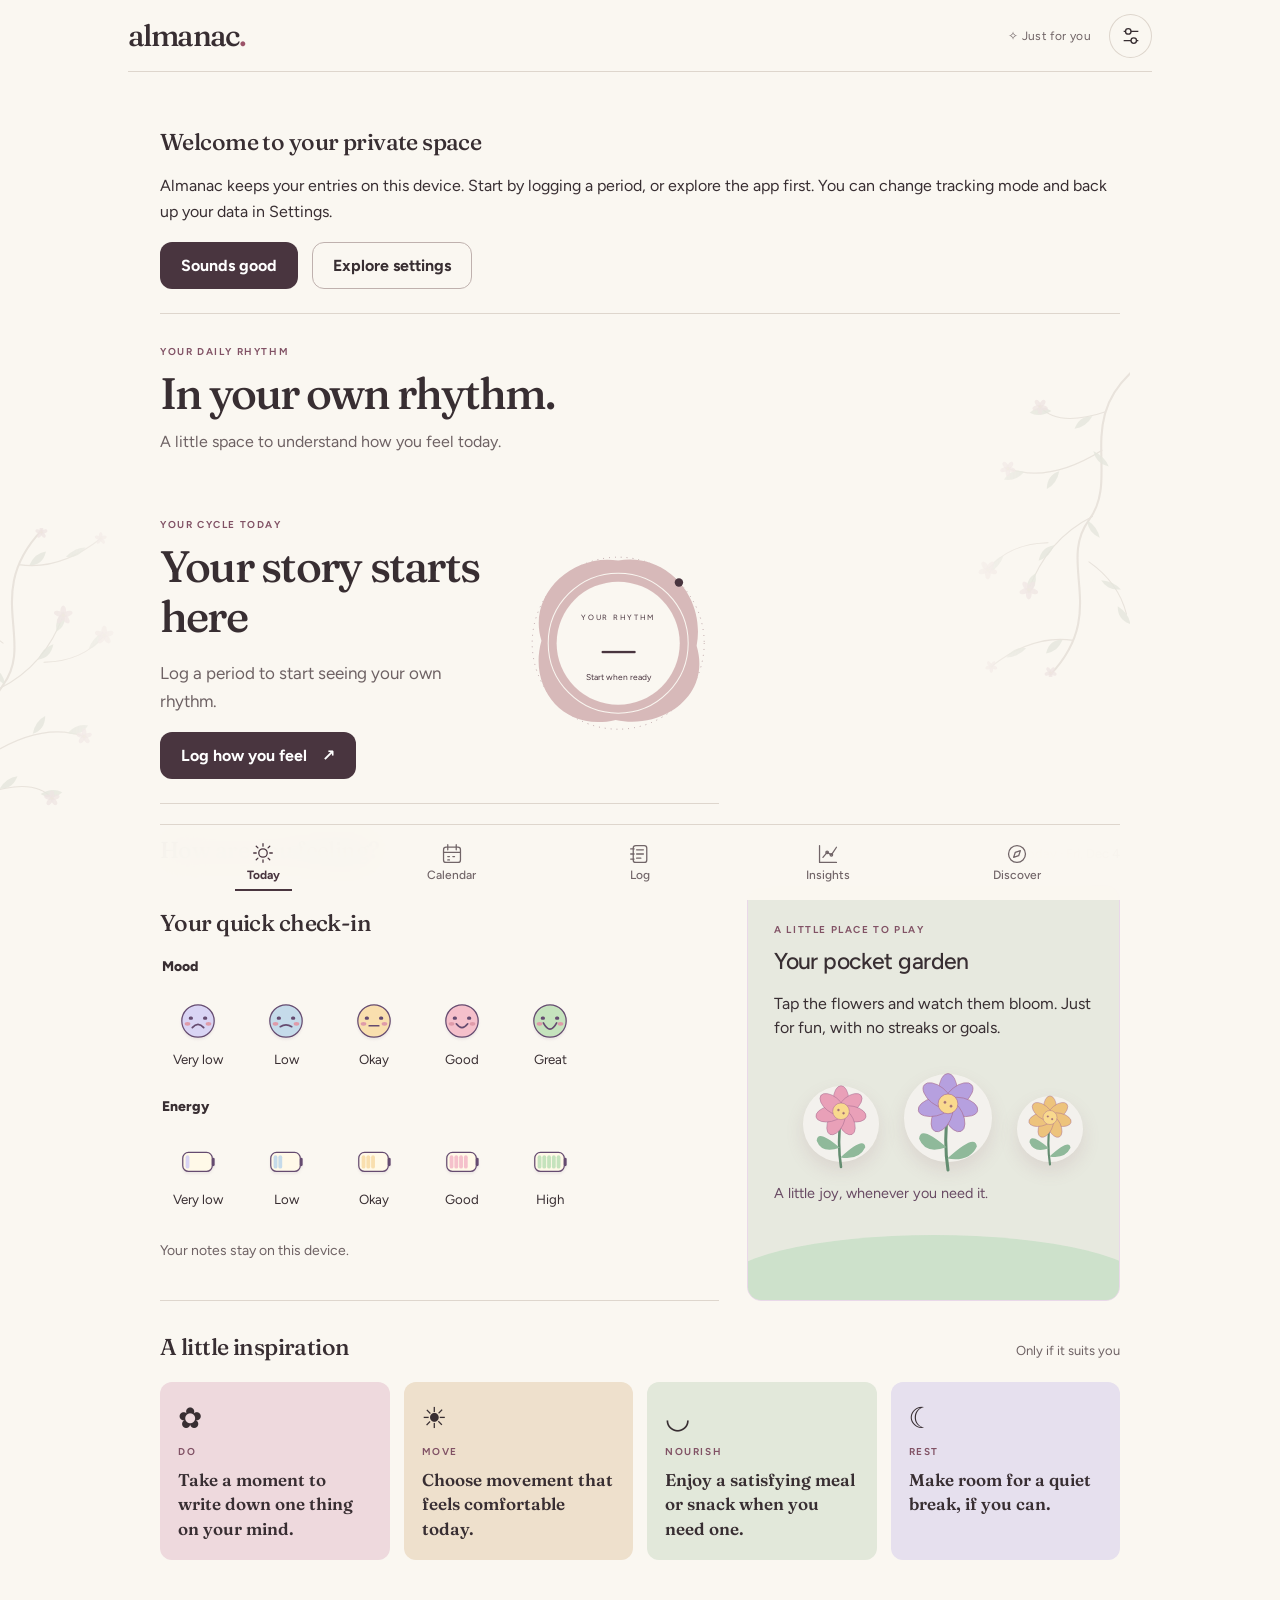
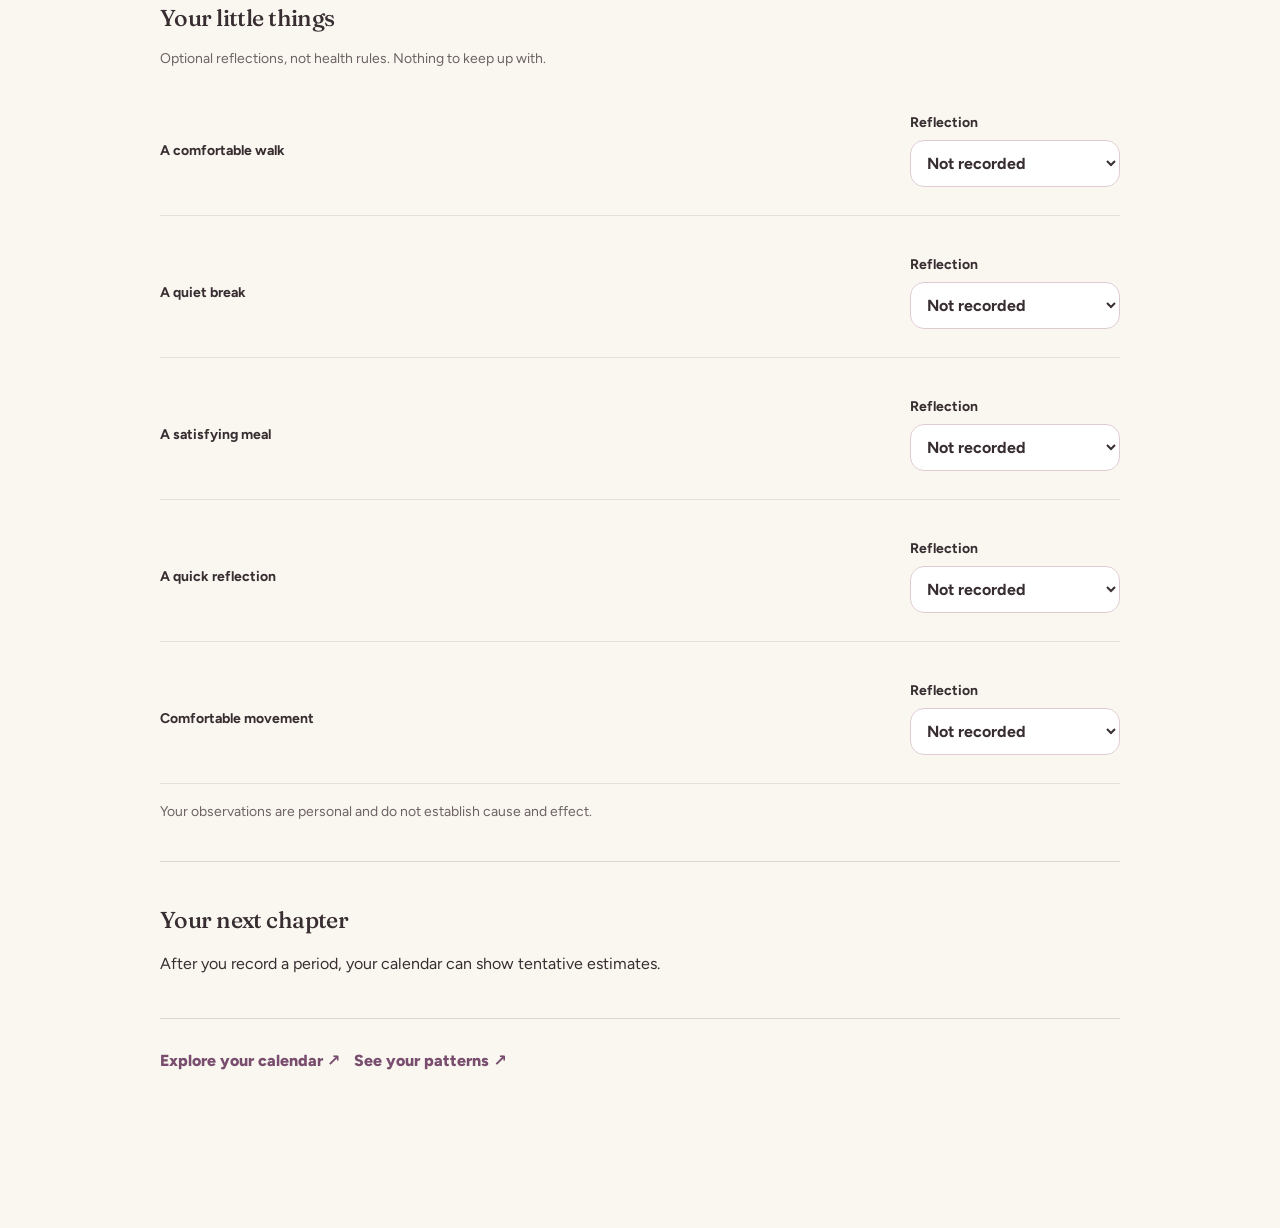
<file: index.html>
<!doctype html><html lang="en"><head><meta charset="utf-8"><meta name="viewport" content="width=device-width,initial-scale=1,viewport-fit=cover"><meta name="theme-color" content="#fff8f2"><meta name="description" content="Almanac — your private, playful cycle journal. Offline, no account."><title>Almanac — your days, your way</title><link rel="manifest" href="manifest.webmanifest"><link rel="icon" href="assets/icons/favicon.svg"><link rel="stylesheet" href="assets/css/reimagined.css"></head><body><a class="skip" href="#main">Skip to content</a><div id="app"><header class="top"><a href="#today" class="logo" aria-label="Almanac home"><span class="logo-flower">✿</span> almanac<span class="logo-dot">.</span></a><div class="top-actions"><span class="privacy">✧ Just for you</span><button type="button" class="icon-button" data-action="settings" aria-label="Open settings"><svg aria-hidden="true" viewBox="0 0 24 24" width="22" height="22" fill="none" stroke="currentColor" stroke-width="1.5"><path d="M4 7h16M4 17h16"/><circle cx="9" cy="7" r="3" fill="#faf7f1"/><circle cx="15" cy="17" r="3" fill="#faf7f1"/></svg></button></div></header><main id="main" tabindex="-1"></main><nav class="bottom-nav" aria-label="Main navigation"><button data-tab="today"><svg aria-hidden="true" viewBox="0 0 26 26" width="26" height="26" fill="none" stroke="currentColor" stroke-width="1.5" stroke-linecap="round" stroke-linejoin="round"><circle cx="13" cy="13" r="5"/><path d="M13 2v3m0 16v3M2 13h3m16 0h3M5 5l2 2m12 12 2 2M5 21l2-2M19 7l2-2"/></svg>Today</button><button data-tab="calendar"><svg aria-hidden="true" viewBox="0 0 26 26" width="26" height="26" fill="none" stroke="currentColor" stroke-width="1.5" stroke-linecap="round" stroke-linejoin="round"><rect x="3" y="5" width="20" height="18" rx="3"/><path d="M8 2v6m10-6v6M3 11h20m-15 5h2m4 0h2m-8 4h2"/></svg>Calendar</button><button data-tab="log"><svg aria-hidden="true" viewBox="0 0 26 26" width="26" height="26" fill="none" stroke="currentColor" stroke-width="1.5" stroke-linecap="round" stroke-linejoin="round"><rect x="5" y="3" width="16" height="20" rx="3"/><path d="M9 8h8m-8 5h8m-8 5h5M2 7h4M2 13h4M2 19h4"/></svg>Log</button><button data-tab="insights"><svg aria-hidden="true" viewBox="0 0 26 26" width="26" height="26" fill="none" stroke="currentColor" stroke-width="1.5" stroke-linecap="round" stroke-linejoin="round"><path d="M3 3v20h20M7 17l5-6 5 3 6-9"/><circle cx="12" cy="11" r="1.5"/><circle cx="17" cy="14" r="1.5"/></svg>Insights</button><button data-tab="discover"><svg aria-hidden="true" viewBox="0 0 26 26" width="26" height="26" fill="none" stroke="currentColor" stroke-width="1.5" stroke-linecap="round" stroke-linejoin="round"><circle cx="13" cy="13" r="10"/><path d="m17 9-2 6-6 2 2-6z"/></svg>Discover</button></nav></div><dialog id="dialog" aria-labelledby="dialog-title"></dialog><div id="toast" role="status" aria-live="polite"></div><script src="assets/js/engine.js"></script><script src="assets/js/content.js"></script><script src="assets/js/reimagined.js"></script><div class="studio-petals" aria-hidden="true"><i></i><i></i><i></i></div></body></html>
</file>
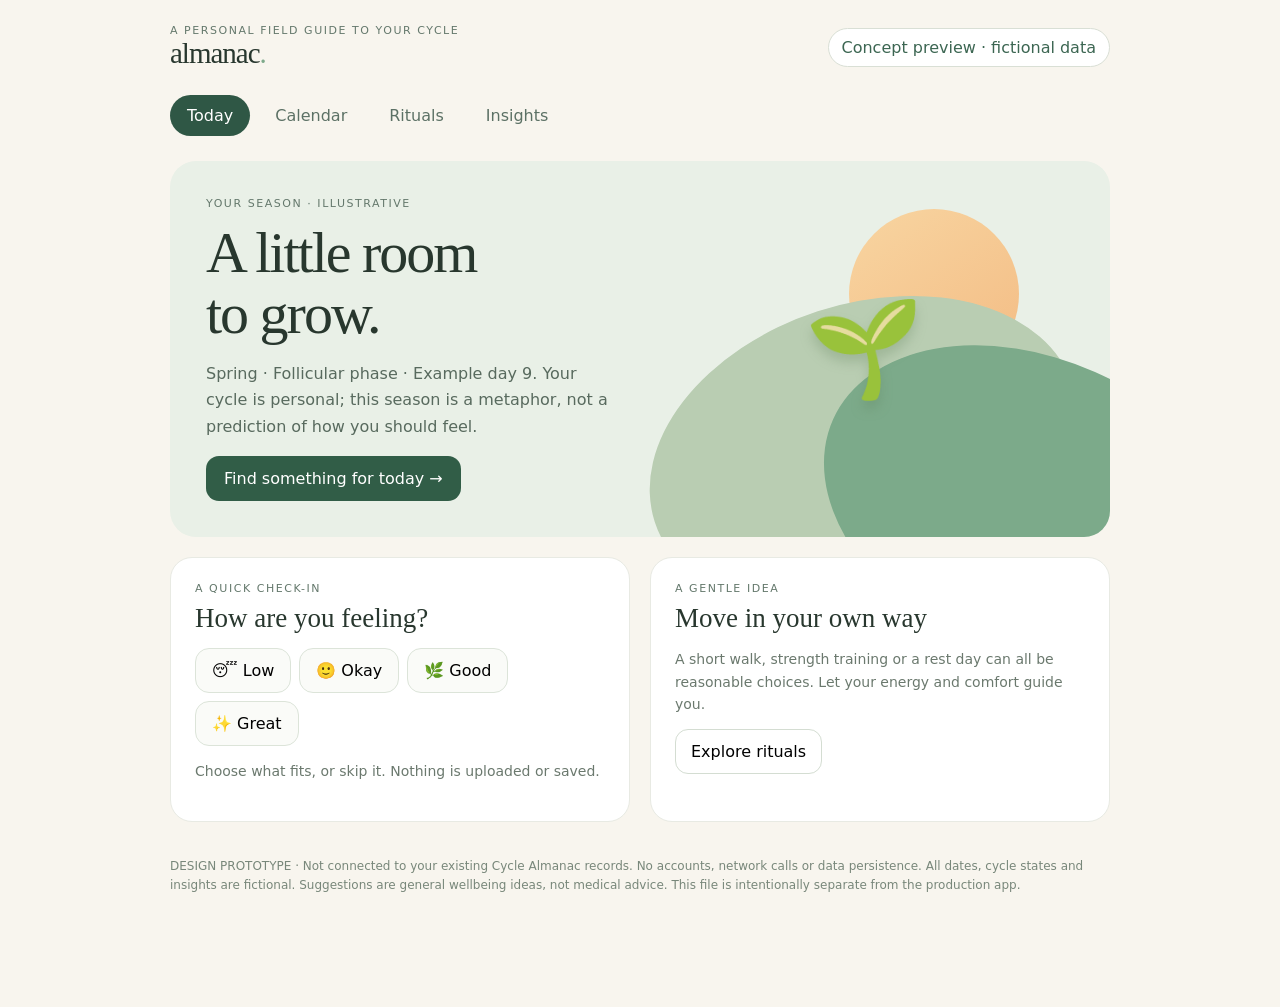
<file: design/almanac-2-prototype.html>
<!doctype html>
<html lang="en"><head><meta charset="utf-8"><meta name="viewport" content="width=device-width,initial-scale=1"><meta name="theme-color" content="#f8f5ee"><title>Almanac 2.0 — Interactive Design Concept</title>
<style>
:root{font-family:ui-sans-serif,system-ui,-apple-system,sans-serif;color:#28372e;background:#f8f5ee;font-synthesis:none}*{box-sizing:border-box}body{margin:0}button,input{font:inherit}button{cursor:pointer}button:focus-visible,input:focus-visible{outline:3px solid #3c735e;outline-offset:3px}.wrap{max-width:980px;margin:auto;padding:24px 20px 100px}.top{display:flex;justify-content:space-between;align-items:center;gap:16px}.brand{font-family:Georgia,serif;font-size:29px;letter-spacing:-1px}.tag{font-size:11px;letter-spacing:.14em;text-transform:uppercase;color:#64786c}.pill{border:1px solid #d9dfd5;border-radius:99px;padding:9px 13px;background:white;color:#3c6652}.tabs{display:flex;gap:8px;margin:25px 0;overflow:auto}.tab{background:transparent;border:0;border-radius:40px;padding:11px 17px;color:#5c7165;white-space:nowrap}.tab[aria-selected=true]{background:#2f5745;color:white}.page{display:none}.page.active{display:block}.hero{display:grid;grid-template-columns:1fr 1fr;gap:28px;align-items:center;padding:36px;background:#e9f0e7;border-radius:26px;overflow:hidden}.hero h1{font:normal clamp(36px,5vw,58px)/1.06 Georgia,serif;letter-spacing:-2px;margin:12px 0}.hero p{line-height:1.65;color:#586a5e;max-width:410px}.art{height:290px;position:relative;display:grid;place-items:center}.sun{width:170px;height:170px;border-radius:50%;background:linear-gradient(145deg,#f8d5a1,#f3bb83);position:absolute;top:5px;right:55px}.hill{position:absolute;bottom:-110px;width:440px;height:300px;border-radius:50%;background:#b9cdb2;transform:rotate(-18deg)}.hill.two{bottom:-165px;right:-180px;background:#7caa8a;transform:rotate(24deg)}.sprout{font-size:95px;z-index:2;filter:drop-shadow(0 8px 6px #597b5444)}.cols{display:grid;grid-template-columns:1fr 1fr;gap:20px;margin-top:20px}.card{background:#fff;border:1px solid #e8eae3;border-radius:22px;padding:24px}.card h2{font:normal 27px Georgia,serif;margin:8px 0 14px}.sub{color:#6b796e;font-size:14px;line-height:1.6}.choices{display:flex;gap:8px;flex-wrap:wrap}.choice{border:1px solid #dce4d9;background:#fafbf8;border-radius:14px;padding:12px 16px}.choice[aria-pressed=true]{background:#e4efe5;border-color:#658c70}.primary{border:0;border-radius:13px;background:#315d47;color:white;padding:13px 18px}.secondary{border:1px solid #d4ddd2;background:white;border-radius:13px;padding:12px 15px}.ritual{display:flex;align-items:center;gap:15px;padding:14px 0;border-top:1px solid #eef0ea}.ritual .emoji{font-size:32px;background:#f3f4ed;padding:14px;border-radius:16px}.ritual .copy{flex:1}.ritual strong{display:block;margin-bottom:5px}.ritual button{font-size:13px}.calhead{display:flex;align-items:center;justify-content:space-between}.calgrid{display:grid;grid-template-columns:repeat(7,minmax(0,1fr));gap:8px}.dow{text-align:center;color:#849087;font-size:12px;padding:12px 0}.day{border:1px solid #e9ede6;background:#fff;min-height:67px;border-radius:13px;display:flex;align-items:center;flex-direction:column;justify-content:center;gap:8px}.day[aria-pressed=true]{outline:2px solid #3c735e}.day:disabled{background:transparent;border-color:transparent}.dot{width:7px;height:7px;border-radius:50%;background:transparent}.dot.period{background:#c77c70}.dot.fertile{background:#78a38c}.dot.pred{border:2px solid #c77c70}.legend{display:flex;gap:20px;flex-wrap:wrap;margin:18px 0;color:#617166;font-size:13px}.legend span{display:flex;align-items:center;gap:7px}.tip{background:#f1f5ee;border-radius:15px;padding:15px;margin-top:15px}.insight{font:normal 22px/1.35 Georgia,serif}.mini{font-size:12px;color:#7c877d}.disclaimer{margin-top:35px;font-size:12px;line-height:1.6;color:#78877a}details{margin-top:14px}summary{cursor:pointer;font-weight:600}input[type=checkbox]{accent-color:#315d47} .wide{grid-column:1/-1}@media(max-width:680px){.hero{grid-template-columns:1fr;padding:26px}.art{height:180px}.sun{width:130px;height:130px}.sprout{font-size:70px}.cols{grid-template-columns:1fr}.wrap{padding:20px 14px 90px}.card{padding:19px}.day{min-height:51px}.calgrid{gap:4px}.brand{font-size:25px}.tag{font-size:10px}}
@media(prefers-reduced-motion:no-preference){.page.active{animation:fade .2s ease}@keyframes fade{from{opacity:.5;transform:translateY(4px)}to{opacity:1;transform:none}}}
</style></head>
<body><main class="wrap"><header class="top"><div><div class="tag">A personal field guide to your cycle</div><div class="brand">almanac<span style="color:#7eaa8b">.</span></div></div><span class="pill">Concept preview · fictional data</span></header>
<nav class="tabs" aria-label="Prototype sections"><button class="tab" data-tab="today" aria-selected="true">Today</button><button class="tab" data-tab="calendar" aria-selected="false">Calendar</button><button class="tab" data-tab="rituals" aria-selected="false">Rituals</button><button class="tab" data-tab="insights" aria-selected="false">Insights</button></nav>
<section class="page active" id="today"><div class="hero"><div><div class="tag">YOUR SEASON · ILLUSTRATIVE</div><h1>A little room<br>to grow.</h1><p>Spring · Follicular phase · Example day 9. Your cycle is personal; this season is a metaphor, not a prediction of how you should feel.</p><button class="primary" data-goto="rituals">Find something for today →</button></div><div class="art" aria-hidden="true"><div class="sun"></div><div class="hill"></div><div class="hill two"></div><div class="sprout">🌱</div></div></div>
<div class="cols"><article class="card"><div class="tag">A QUICK CHECK-IN</div><h2>How are you feeling?</h2><div class="choices" id="moods"><button class="choice" data-mood="low" aria-pressed="false">😴 Low</button><button class="choice" data-mood="okay" aria-pressed="false">🙂 Okay</button><button class="choice" data-mood="good" aria-pressed="false">🌿 Good</button><button class="choice" data-mood="great" aria-pressed="false">✨ Great</button></div><p class="sub" id="mood-feedback" aria-live="polite">Choose what fits, or skip it. Nothing is uploaded or saved.</p></article><article class="card"><div class="tag">A GENTLE IDEA</div><h2>Move in your own way</h2><p class="sub">A short walk, strength training or a rest day can all be reasonable choices. Let your energy and comfort guide you.</p><button class="secondary" data-goto="rituals">Explore rituals</button></article></div></section>
<section class="page" id="calendar"><div class="card"><div class="calhead"><div><div class="tag">A QUIETER OVERVIEW</div><h2 id="month-label">November 2026</h2></div><div><button class="secondary" id="prev" aria-label="Previous month">‹</button> <button class="secondary" id="next" aria-label="Next month">›</button></div></div><div class="calgrid" id="calendar-grid"></div><div class="legend"><span><i class="dot period"></i>Logged period</span><span><i class="dot pred"></i>Predicted start</span><span><i class="dot fertile"></i>Fertility estimate</span></div><div class="tip" id="day-detail" aria-live="polite">Choose a day to see its details.</div><p class="mini">Fictional example data. Predicted dates and fertility estimates are uncertain and cannot be used as contraception.</p></div></section>
<section class="page" id="rituals"><div class="hero"><div><div class="tag">THE SIGNATURE FEATURE</div><h1>Little things.<br>Real reflections.</h1><p>Try something that feels right, then notice what helped. No phase-specific rules, pressure or streaks.</p></div><div class="art" aria-hidden="true"><div class="sun"></div><div class="hill"></div><div class="sprout">🍃</div></div></div><div class="cols"><article class="card wide"><div class="tag">IDEAS FOR ANY PHASE</div><h2>Pick your own pace</h2><div id="ritual-list"></div></article><article class="card wide"><div class="tag">REFLECT</div><h2>Did it help?</h2><p class="sub" id="chosen">Choose a ritual above.</p><div class="choices" id="outcomes"><button class="choice" data-outcome="better" aria-pressed="false">Felt better</button><button class="choice" data-outcome="same" aria-pressed="false">About the same</button><button class="choice" data-outcome="not" aria-pressed="false">Not helpful</button></div><p class="sub" id="outcome-feedback" aria-live="polite">Demo only; reflections aren't stored.</p></article></div></section>
<section class="page" id="insights"><div class="cols"><article class="card"><div class="tag">PERSONAL PATTERNS</div><h2>Less data. More meaning.</h2><p class="insight">“You logged lower energy on three days before your period.”</p><p class="sub">Example only. Real insights should show the number of observations and avoid causal claims.</p></article><article class="card"><div class="tag">WHAT WORKED FOR YOU</div><h2>Your helpful rituals</h2><p class="insight">“Warmth felt helpful on 3 of 4 logged occasions.”</p><p class="sub">Example only. Almanac would report what you recorded, not promise treatment results.</p></article><article class="card wide"><div class="tag">LEARN IN LAYERS</div><h2>Curious about the science?</h2><p class="sub">Short explanations first. Sources, caveats and more detailed information when you choose to explore.</p><details><summary>What is the follicular phase?</summary><p class="sub">The follicular phase begins on the first day of menstruation and ends at ovulation. Its length varies. The seasonal metaphor is an illustration, not a medical stage classification.</p></details></article></div></section>
<p class="disclaimer">DESIGN PROTOTYPE · Not connected to your existing Cycle Almanac records. No accounts, network calls or data persistence. All dates, cycle states and insights are fictional. Suggestions are general wellbeing ideas, not medical advice. This file is intentionally separate from the production app.</p></main>
<script>
(()=>{'use strict';const tabs=[...document.querySelectorAll('.tab')];function show(id){tabs.forEach(b=>b.setAttribute('aria-selected',String(b.dataset.tab===id)));document.querySelectorAll('.page').forEach(p=>p.classList.toggle('active',p.id===id));}tabs.forEach(b=>b.addEventListener('click',()=>show(b.dataset.tab)));document.querySelectorAll('[data-goto]').forEach(b=>b.addEventListener('click',()=>show(b.dataset.goto)));
document.querySelectorAll('[data-mood]').forEach(b=>b.addEventListener('click',()=>{document.querySelectorAll('[data-mood]').forEach(x=>x.setAttribute('aria-pressed',String(x===b)));document.querySelector('#mood-feedback').textContent='Thanks for checking in. This is only a preview; no information is saved.';}));
let month=10,year=2026;const names=['January','February','March','April','May','June','July','August','September','October','November','December'];function renderCal(){document.querySelector('#month-label').textContent=names[month]+' '+year;const grid=document.querySelector('#calendar-grid');grid.replaceChildren();['Sun','Mon','Tue','Wed','Thu','Fri','Sat'].forEach(n=>{const d=document.createElement('div');d.className='dow';d.textContent=n;grid.append(d)});const offset=new Date(year,month,1).getDay(),days=new Date(year,month+1,0).getDate();for(let i=0;i<offset;i++){const d=document.createElement('div');grid.append(d)}for(let d=1;d<=days;d++){const b=document.createElement('button');b.className='day';b.setAttribute('aria-pressed','false');b.setAttribute('aria-label',d+' '+names[month]+' '+year);const n=document.createElement('span');n.textContent=d;const dot=document.createElement('i');let type='';if(year===2026&&month===10){if(d>=3&&d<=7)type='period';else if(d===30)type='pred';else if(d>=13&&d<=18)type='fertile'}dot.className='dot '+type;b.append(n,dot);b.addEventListener('click',()=>{grid.querySelectorAll('button').forEach(x=>x.setAttribute('aria-pressed','false'));b.setAttribute('aria-pressed','true');const text=type==='period'?'Example logged period':type==='pred'?'Example predicted period start — uncertain':type==='fertile'?'Example fertility estimate — not contraception':'No example event';document.querySelector('#day-detail').textContent=d+' '+names[month]+' '+year+' · '+text;});grid.append(b)}document.querySelector('#day-detail').textContent='Choose a day to see its details.';}document.querySelector('#prev').addEventListener('click',()=>{month--;if(month<0){month=11;year--}renderCal()});document.querySelector('#next').addEventListener('click',()=>{month++;if(month>11){month=0;year++}renderCal()});renderCal();
const rituals=[['🚶','Take a comfortable walk','Movement at a pace that suits you.'],['🫖','Make room for a break','A quiet pause or relaxation practice.'],['🥣','Prepare a satisfying meal','Choose food you enjoy that helps you feel nourished.'],['📓','Write a quick reflection','Notice how you feel without judging it.'],['🏋️','Move with strength','If you feel well, strength training can remain an option.']];let chosen=null;const list=document.querySelector('#ritual-list');rituals.forEach(([emoji,name,desc],i)=>{const row=document.createElement('div');row.className='ritual';const art=document.createElement('span');art.className='emoji';art.textContent=emoji;const copy=document.createElement('div');copy.className='copy';const strong=document.createElement('strong');strong.textContent=name;const small=document.createElement('span');small.className='sub';small.textContent=desc;copy.append(strong,small);const btn=document.createElement('button');btn.className='secondary';btn.textContent='Choose';btn.addEventListener('click',()=>{chosen=i;document.querySelector('#chosen').textContent='Selected: '+name+'. How did it feel?';document.querySelector('#outcome-feedback').textContent='Choose a reflection below.';document.querySelectorAll('[data-outcome]').forEach(x=>x.setAttribute('aria-pressed','false'))});row.append(art,copy,btn);list.append(row)});document.querySelectorAll('[data-outcome]').forEach(b=>b.addEventListener('click',()=>{if(chosen===null){document.querySelector('#outcome-feedback').textContent='Choose a ritual first.';return}document.querySelectorAll('[data-outcome]').forEach(x=>x.setAttribute('aria-pressed',String(x===b)));document.querySelector('#outcome-feedback').textContent='Reflection shown for demonstration only. No health information was saved.';}));
})();
</script></body></html>
</file>
<file: assets/css/reimagined.css>
@font-face{font-family:Fraunces;src:url("../fonts/fraunces.woff2") format("woff2");font-display:swap}@font-face{font-family:Figtree;src:url("../fonts/figtree.woff2") format("woff2");font-display:swap}
:root{font-family:Figtree,system-ui,sans-serif;color:#3d303b;background:#fff8f2;--ink:#3d303b;--muted:#796b75;--line:#ecddd9;--paper:#fffdf9;--rose:#f7d4dc;--peach:#ffddc9;--lilac:#e3dbf8;--sage:#e0eadc;--shadow:0 15px 40px #684a5710}*{box-sizing:border-box}body{margin:0;min-height:100vh}button,input,select,textarea{font:inherit}button{cursor:pointer}button:focus-visible,a:focus-visible,input:focus-visible,select:focus-visible,textarea:focus-visible{outline:3px solid #78528a;outline-offset:3px}button:disabled{opacity:.5;cursor:not-allowed}.skip{position:absolute;top:-100px;left:12px;background:#fff;padding:12px;z-index:99}.skip:focus{top:12px}#app{max-width:1220px;margin:auto;padding:0 30px}.top{height:92px;display:flex;align-items:center;justify-content:space-between;border-bottom:1px solid var(--line)}.logo{color:var(--ink);text-decoration:none;font:650 30px Fraunces,Georgia,serif;letter-spacing:-1px}.logo-flower{color:#dd879e;font:32px Georgia;margin-right:7px}.logo-dot{color:#e7a9a2}.top-actions{display:flex;align-items:center;gap:18px}.privacy{color:var(--muted);font-size:13px}.icon-button{width:43px;height:43px;border-radius:50%;background:#fff;border:1px solid var(--line);color:var(--ink);font-size:24px;display:inline-grid;place-items:center}.bottom-nav{position:fixed;bottom:0;left:50%;transform:translateX(-50%);width:min(900px,calc(100% - 28px));display:grid;grid-template-columns:repeat(5,1fr);gap:5px;padding:9px;background:#fffdf9ed;backdrop-filter:blur(20px);border:1px solid var(--line);border-radius:24px 24px 0 0;box-shadow:0 -6px 40px #684a5718;z-index:10}.bottom-nav button{border:0;background:transparent;color:#766776;border-radius:16px;padding:9px 4px;display:grid;justify-items:center;gap:3px;font-size:12px;font-weight:650}.bottom-nav button span{font-size:24px;line-height:1.1}.bottom-nav button[aria-current=page]{background:#f7dce1;color:#6c3e5d}main{max-width:1030px;margin:0 auto;padding:38px 0 145px}.page-intro{max-width:670px;margin:0 0 32px}.kicker{text-transform:uppercase;letter-spacing:.16em;font-size:11px;font-weight:800;color:#986477}.page-intro h1{font:650 clamp(37px,5.2vw,65px)/1.08 Fraunces,Georgia,serif;letter-spacing:-.035em;margin:9px 0 12px}.page-intro>p:last-child{color:var(--muted);font-size:16px;line-height:1.65;margin:0}.hero-card{min-height:325px;position:relative;overflow:hidden;border-radius:34px;background:linear-gradient(120deg,#f6c5cb,#f9d4c6 65%,#ffe6d3);padding:42px 46px;display:flex;align-items:center;margin-bottom:36px}.hero-copy{position:relative;z-index:1;max-width:460px}.hero-copy h2{font:650 clamp(40px,6vw,65px)/1.1 Fraunces,Georgia,serif;letter-spacing:-.035em;margin:10px 0}.hero-copy>p:not(.kicker){font-size:17px;color:#654657;line-height:1.5}.primary,.secondary{display:inline-flex;align-items:center;justify-content:center;gap:15px;padding:13px 20px;border-radius:999px;font-weight:700;border:1px solid transparent}.primary{background:#563e56;color:white}.secondary{background:#fff;border-color:#decbd1;color:#624a5d}.primary:hover{background:#6c5069}.flower-art{position:absolute;width:250px;height:250px;right:8%;top:36px;transform:rotate(-12deg)}.petal{position:absolute;width:104px;height:133px;border-radius:60% 60% 45% 45%;background:#fff1df;left:73px;top:8px;transform-origin:52px 112px;box-shadow:inset 0 -12px 25px #edc0c038}.p2{transform:rotate(72deg)}.p3{transform:rotate(144deg)}.p4{transform:rotate(216deg)}.p5{transform:rotate(288deg)}.flower-center{position:absolute;width:64px;height:64px;border-radius:50%;background:#ecad74;left:94px;top:94px;box-shadow:inset 0 0 0 13px #f4c18c}.section-heading{display:flex;align-items:baseline;justify-content:space-between;gap:15px;margin:25px 0 15px}.section-heading h2{font:650 27px Fraunces,Georgia,serif;margin:0}.section-heading span{color:var(--muted);font-size:13px}.panel{background:var(--paper);border:1px solid var(--line);border-radius:26px;padding:26px;margin:0 0 22px;box-shadow:var(--shadow)}.panel h2{font:650 24px Fraunces,Georgia,serif;margin:0 0 15px}.panel p{line-height:1.6}.checkin-panel{background:#fffdfa}.choice-group{border:0;padding:0;margin:20px 0}.choice-group legend{font-size:14px;font-weight:800;margin-bottom:12px}.choice-list{display:flex;flex-wrap:wrap;gap:9px}.choice{border:1px solid #ead6d6;border-radius:999px;padding:10px 15px;background:#fff;color:#594657;font-size:13px}.choice.selected{background:#6d4c67;color:#fff;border-color:#6d4c67}.fine{font-size:13px;color:var(--muted);line-height:1.5}.idea-grid{display:grid;grid-template-columns:repeat(4,minmax(0,1fr));gap:14px;margin-bottom:26px}.idea{min-height:190px;border-radius:25px;padding:22px;display:flex;flex-direction:column;align-items:flex-start}.idea.rose{background:#f8dce3}.idea.apricot{background:#ffe2ce}.idea.sage{background:#e5eedf}.idea.lilac{background:#e9e2fa}.idea-icon{font-size:29px}.idea h3{font:600 17px/1.45 Fraunces,Georgia,serif;margin:0}.link-row{display:flex;gap:14px;flex-wrap:wrap}.text-button{background:none;border:0;color:#784d6d;font-weight:800;padding:10px 0}.calendar-head{display:flex;align-items:center;justify-content:space-between;margin-bottom:18px}.calendar-head h2{margin:0;text-align:center}.calendar-grid{display:grid;grid-template-columns:repeat(7,minmax(0,1fr));gap:8px}.weekdays{margin-bottom:10px}.weekdays span{text-align:center;color:var(--muted);font-size:12px;font-weight:800;padding:8px}.cal-day{aspect-ratio:1;min-width:0;border-radius:15px;border:1px solid transparent;background:#fff6f1;color:var(--ink);font-weight:700}.cal-day.recorded{background:#e9aab9;color:#40283c}.cal-day.estimated{border:2px dashed #c792a4}.cal-day.active{outline:2px solid #74516c;outline-offset:1px}.cal-day.current{font-weight:900}.legend{display:flex;flex-wrap:wrap;gap:16px;font-size:12px;color:var(--muted);margin-top:20px}.legend span{display:flex;align-items:center;gap:7px}.legend i{width:12px;height:12px;border-radius:4px}.recorded-dot{background:#e9aab9}.estimate-dot{border:2px dashed #c792a4}.date-select{display:flex;align-items:center;gap:16px;margin-bottom:20px}.date-select label{font-weight:700}.date-select input,.field input,.field select,.field textarea{border:1px solid #dfccd3;border-radius:14px;padding:12px;background:#fff;color:var(--ink);width:100%}.date-select input{width:auto}.field{display:flex;flex-direction:column;gap:9px;font-weight:700;font-size:14px;margin:16px 0}.field-grid{display:grid;grid-template-columns:repeat(2,minmax(0,1fr));gap:12px}.metric-grid{display:grid;grid-template-columns:repeat(4,minmax(0,1fr));gap:12px;margin-bottom:24px}.metric{background:#f9e1df;padding:24px 18px;border-radius:24px;display:flex;flex-direction:column;gap:10px}.metric:nth-child(2){background:#e7def5}.metric:nth-child(3){background:#e4eedf}.metric:nth-child(4){background:#ffe5cc}.metric strong{font:650 30px Fraunces,Georgia,serif}.metric span{font-size:13px;color:#655866}.discover-grid{display:grid;grid-template-columns:repeat(2,minmax(0,1fr));gap:16px}.discover-card:nth-child(2){background:#fce8e3}.discover-card:nth-child(3){background:#e9e4fa}.discover-card:nth-child(4){background:#e8eee3}.discover-number{font:600 35px Fraunces;color:#bc8294}.discover-card p{color:#685967}dialog{border:1px solid var(--line);border-radius:28px;padding:28px;width:min(530px,calc(100% - 24px));max-height:90vh;color:var(--ink);background:var(--paper);box-shadow:0 20px 80px #34243355}dialog::backdrop{background:#31233777}.modal-head{display:flex;align-items:center;justify-content:space-between}.modal-head h2{font:600 27px Fraunces;margin:0}.modal-actions{display:flex;gap:12px;flex-wrap:wrap;margin:20px 0}.upload{cursor:pointer}.upload input{display:none}#toast:not(:empty){position:fixed;top:14px;left:50%;transform:translateX(-50%);background:#493a49;color:white;padding:13px 20px;border-radius:15px;z-index:30;max-width:calc(100% - 20px);font-size:13px}
@media(max-width:800px){#app{padding:0 18px}.idea-grid,.metric-grid{grid-template-columns:repeat(2,minmax(0,1fr))}.flower-art{right:-45px;opacity:.7}.hero-copy{max-width:65%}}
@media(max-width:540px){#app{padding:0 16px}.top{height:74px}.logo{font-size:25px}.privacy{display:none}main{padding-top:27px}.hero-card{padding:30px 24px;min-height:295px;border-radius:28px}.hero-copy{max-width:78%}.hero-copy h2{font-size:42px}.hero-copy>p:not(.kicker){font-size:14px}.flower-art{transform:scale(.6) rotate(-12deg);transform-origin:center;right:-100px;top:30px;opacity:.5}.panel{padding:19px;border-radius:21px}.idea-grid{gap:10px}.idea{padding:16px;min-height:170px}.idea h3{font-size:15px}.section-heading h2{font-size:23px}.section-heading span{font-size:11px}.calendar-grid{gap:4px}.cal-day{border-radius:10px;font-size:12px}.field-grid,.discover-grid{grid-template-columns:1fr}.bottom-nav{width:100%;border-radius:20px 20px 0 0;padding:7px 3px calc(7px + env(safe-area-inset-bottom))}.bottom-nav button{font-size:10px;padding:8px 0}.bottom-nav button span{font-size:21px}.metric{padding:18px 13px}.metric strong{font-size:25px}}
@media(max-width:340px){.hero-copy{max-width:90%}.flower-art{opacity:.25}.choice{padding:9px 11px}.idea-grid{grid-template-columns:1fr 1fr}}
@media(prefers-reduced-motion:reduce){*,*::before,*::after{animation:none!important;transition:none!important;scroll-behavior:auto!important}}

/* Editorial polish: coherent surfaces, restrained motion and tactile feedback. */
:root{--ease-out:cubic-bezier(.22,1,.36,1);--focus:#78528a}
body{background:radial-gradient(ellipse 65% 32% at 95% 0%,#fbe8e8 0%,transparent 85%),radial-gradient(ellipse 55% 32% at 0% 54%,#f8f0e9 0%,transparent 90%),#fff8f2}
.page-intro{animation:almanac-rise .65s var(--ease-out) both}
.hero-card,.panel,.idea,.metric{transition:transform .32s var(--ease-out),box-shadow .32s var(--ease-out),border-color .25s ease}
.hero-card{isolation:isolate;box-shadow:0 25px 60px #7c53601a}
.hero-card::after{content:"";position:absolute;inset:0;pointer-events:none;border:1px solid #ffffff70;border-radius:inherit}
.panel{box-shadow:0 10px 32px #684a570b}
.panel:focus-within{border-color:#d9b6c4}
.primary,.secondary,.text-button,.icon-button,.choice,.cal-day{transition:background-color .2s ease,color .2s ease,transform .22s var(--ease-out),box-shadow .22s ease}
.bottom-nav{box-shadow:0 -12px 48px #4d34451c}
.bottom-nav button{transition:background-color .2s ease,color .2s ease,transform .22s var(--ease-out)}
.bottom-nav button[aria-current=page]{box-shadow:inset 0 0 0 1px #e9bdc9}
.welcome-panel{border:1px solid #e7c9d4;background:linear-gradient(135deg,#fffaf8,#fceaf0)}
.toggle-field{display:flex;align-items:center;gap:10px;margin:16px 0;font-size:14px;line-height:1.5}
.toggle-field input{width:19px;height:19px;accent-color:#9d5775}
@media(hover:hover) and (pointer:fine){
.hero-card:hover,.panel:hover{box-shadow:0 22px 48px #684a5717}
.idea:hover,.metric:hover{transform:translateY(-3px);box-shadow:0 15px 34px #684a5714}
.primary:hover,.secondary:hover,.icon-button:hover{transform:translateY(-2px)}
.bottom-nav button:hover{background:#f8e8eb;transform:translateY(-2px)}
.cal-day:hover,.choice:hover{transform:translateY(-1px)}
}
@keyframes almanac-rise{from{opacity:0;transform:translateY(12px)}to{opacity:1;transform:translateY(0)}}
@media(max-width:540px){.hero-card{box-shadow:0 16px 34px #7c536014}.page-intro{animation-duration:.45s}.toggle-field{align-items:flex-start}}
@media(prefers-reduced-motion:reduce){.page-intro{animation:none!important}.hero-card,.panel,.idea,.metric,.primary,.secondary,.text-button,.icon-button,.choice,.cal-day,.bottom-nav button{transition:none!important}}

.calendar-tools{display:flex;align-items:center;justify-content:space-between;gap:12px;flex-wrap:wrap;margin:12px 0 18px}.calendar-tools .fine{margin:0}.calendar-today{padding:9px 15px;font-size:13px;white-space:nowrap}@media(max-width:540px){.calendar-tools{align-items:flex-start;gap:8px}.calendar-tools .fine{font-size:12px}}

.insight-bars{display:grid;gap:14px;margin:20px 0}.insight-bar-row{display:grid;grid-template-columns:minmax(75px,110px) minmax(0,1fr) 28px;align-items:center;gap:12px;font-size:13px}.insight-bar-row strong{text-align:right;font-variant-numeric:tabular-nums}.insight-bar-track{height:13px;border-radius:99px;background:#f5e9e8;overflow:hidden}.insight-bar-track>span{display:block;height:100%;background:linear-gradient(90deg,#df9bad,#c57d9a);border-radius:inherit;min-width:0}.insight-bar-row:nth-child(2) .insight-bar-track>span{background:#d2addb}.insight-bar-row:nth-child(3) .insight-bar-track>span{background:#e3b9a3}.insight-bar-row:nth-child(4) .insight-bar-track>span{background:#a6c4aa}.insight-bar-row:nth-child(5) .insight-bar-track>span{background:#93b3b2}@media(max-width:540px){.insight-bar-row{grid-template-columns:70px minmax(0,1fr) 22px;gap:8px;font-size:12px}}

.cycle-history{display:grid;gap:14px;margin:18px 0}.cycle-history-row{display:grid;grid-template-columns:95px minmax(0,1fr) 40px;align-items:center;gap:12px;font-size:13px}.cycle-history-row strong{text-align:right;font-variant-numeric:tabular-nums}.cycle-history-track{height:15px;background:#f3e8ed;border-radius:99px;overflow:hidden}.cycle-history-track>span{display:block;height:100%;border-radius:inherit;background:linear-gradient(90deg,#d8a5c5,#9e85c3)}.cycle-history-row:nth-child(even) .cycle-history-track>span{background:linear-gradient(90deg,#e6b9a5,#d891a7)}@media(max-width:540px){.cycle-history-row{grid-template-columns:75px minmax(0,1fr) 34px;gap:8px;font-size:12px}}

.ritual-list{display:grid;gap:12px;margin:16px 0}.ritual-row{display:flex;align-items:center;justify-content:space-between;gap:16px;padding:12px 0;border-bottom:1px solid rgba(90,55,75,.12)}.ritual-row .field{max-width:210px;flex:1}.ritual-row strong{font-size:14px}@media(max-width:420px){.ritual-row{align-items:flex-start;flex-direction:column}.ritual-row .field{width:100%;max-width:none}}


/* Experience 2.0: consistent surfaces, touch targets, and responsive rhythm. */
:root{--focus-ring:#78528a;--surface-glow:rgba(255,255,255,.68)}
.panel{position:relative;min-width:0;overflow-wrap:anywhere}
.panel,.hero-card{transition:box-shadow .22s ease,transform .22s ease,border-color .22s ease}
@media(hover:hover) and (pointer:fine){.panel:hover{box-shadow:0 18px 42px #684a5718;transform:translateY(-2px)}.bottom-nav button:hover{background:#f8e8ed;color:var(--ink)}}
.bottom-nav{padding-bottom:max(9px,env(safe-area-inset-bottom));isolation:isolate}
.bottom-nav button{min-height:52px;transition:background-color .2s ease,color .2s ease}
.bottom-nav button[aria-current=page]{box-shadow:inset 0 0 0 1px #e9b9c8}
.choice-list button,.secondary,.text-button{min-height:40px}
.custom-symptom-editor{display:flex;align-items:end;flex-wrap:wrap;gap:12px;margin:18px 0 10px}
.custom-symptom-editor .field{flex:1 1 210px;min-width:0;margin:0}
.custom-symptom-editor input{max-width:100%;width:100%}
.custom-symptom-editor button{flex:0 0 auto}
.insight-bar-row{min-width:0}
.insight-bar-row>span{overflow-wrap:anywhere}
.insight-bar-row strong{font-variant-numeric:tabular-nums}
.discover-card details summary{cursor:pointer;min-height:40px;align-content:center}
.discover-card details[open]{border-top:1px solid var(--line);margin-top:12px;padding-top:12px}
@media(max-width:540px){#app{padding-left:16px;padding-right:16px}.top{height:74px}.logo{font-size:25px}.privacy{font-size:11px}.bottom-nav{width:calc(100% - 12px);gap:2px;padding-left:5px;padding-right:5px;border-radius:20px 20px 0 0}.bottom-nav button{font-size:11px;min-width:0;padding-left:2px;padding-right:2px}main{padding-top:26px;padding-bottom:calc(130px + env(safe-area-inset-bottom))}.custom-symptom-editor{align-items:stretch}.custom-symptom-editor button{width:100%}}
@media(max-width:350px){.privacy{display:none}.bottom-nav button{font-size:10px}.bottom-nav button span{font-size:21px}}
@media(prefers-reduced-motion:reduce){.panel,.hero-card,.bottom-nav button{transition:none!important}.panel:hover{transform:none!important}}

/* Experience 2.0 — Today and Calendar readability */
.hero-card{overflow:hidden;isolation:isolate}
.hero-copy{position:relative;z-index:1}
.hero-copy .primary{min-height:46px}
.section-heading{display:flex;align-items:baseline;justify-content:space-between;gap:12px;flex-wrap:wrap}
.section-heading>span{font-variant-numeric:tabular-nums}
.calendar-head{gap:12px}
.calendar-head h2{font-variant-numeric:tabular-nums;text-align:center}
.calendar-grid .cal-day{position:relative;min-width:0;min-height:42px;transition:background-color .18s ease,box-shadow .18s ease}
.calendar-grid .cal-day:focus-visible{outline:3px solid var(--focus-ring);outline-offset:1px;z-index:2}
.calendar-grid .cal-day.active{box-shadow:inset 0 0 0 2px #7b4c71}
.calendar-grid .cal-day.current:not(.active){box-shadow:inset 0 0 0 1px #b57e99}
.calendar-tools{display:flex;align-items:center;gap:12px;flex-wrap:wrap}
.calendar-tools .calendar-today{min-height:44px}
.legend{display:flex;flex-wrap:wrap;gap:10px 20px}
@media(max-width:540px){.section-heading{align-items:flex-start}.calendar-head h2{font-size:clamp(18px,5vw,25px)}.calendar-grid .cal-day{min-height:44px}.calendar-tools .fine{flex:1 1 160px}.hero-copy .primary{max-width:100%}}
@media(max-width:350px){.calendar-head{gap:5px}.calendar-grid .cal-day{min-height:40px}.calendar-head .icon-button{width:38px;height:38px}}
@media(prefers-reduced-motion:reduce){.calendar-grid .cal-day{transition:none!important}}

/* Experience 2.0 — Log, Insights and Discover */
.choice-group{min-width:0}
.choice-list{gap:10px}
.choice{min-height:44px;display:inline-flex;align-items:center;justify-content:center;line-height:1.3;text-align:center}
.choice[aria-pressed=true]{box-shadow:0 0 0 2px rgba(109,76,103,.15)}
.field-grid{min-width:0}
.field-grid .field{min-width:0}
.field input,.field textarea,.field select{max-width:100%}
.insight-bars{gap:16px}
.insight-bar-track{height:15px;border:1px solid rgba(109,76,103,.07)}
.insight-bar-row{grid-template-columns:minmax(80px,125px) minmax(0,1fr) minmax(30px,auto)}
.insight-bar-row strong{white-space:nowrap}
.discover-grid{align-items:stretch}
.discover-card{min-width:0;overflow-wrap:anywhere;transition:transform .2s ease,box-shadow .2s ease}
.discover-card h3{line-height:1.25}
@media(hover:hover) and (pointer:fine){.discover-card:hover{transform:translateY(-3px);box-shadow:0 16px 36px #684a5715}}
@media(max-width:540px){.choice-list{gap:8px}.choice{padding:10px 13px}.insight-bar-row{grid-template-columns:70px minmax(0,1fr) minmax(28px,auto);gap:8px}.discover-grid{gap:12px}}
@media(prefers-reduced-motion:reduce){.discover-card{transition:none!important}.discover-card:hover{transform:none!important}}

/* Match the earlier .choice-list button selector so 44px touch targets win. */
.choice-list button.choice{min-height:44px}

/* Mobile and keyboard accessibility hardening */
:where(button,a,input,select,textarea,summary):focus-visible{outline:3px solid var(--focus-ring,#76516e);outline-offset:3px}
.bottom-nav button{min-height:48px}
.secondary,.text-button,.discover-card details summary{min-height:44px}
@media(max-width:350px){.calendar-head .icon-button{min-width:44px;min-height:44px}.calendar-grid .cal-day{min-height:44px}}
@media(max-width:540px){.bottom-nav{padding-bottom:calc(8px + env(safe-area-inset-bottom))}}

/* Living Experience: a tactile, illustrated garden with optional motion */
.living-garden{position:relative;isolation:isolate;overflow:hidden;min-height:280px;padding:26px;border-radius:30px;background:radial-gradient(circle at 80% 25%,#fff4bb 0,transparent 35%),radial-gradient(circle at 14% 90%,#e3caff 0,transparent 42%),linear-gradient(130deg,#fff2f2,#f6eaff 65%,#e9f7e9);border:1px solid #e9d8e9;box-shadow:0 14px 36px #6d476315}
.living-garden::after{content:"";position:absolute;bottom:-40px;left:-8%;width:116%;height:105px;border-radius:50% 50% 0 0;background:#c5dfc4;opacity:.75;z-index:-1}
.garden-copy{max-width:360px;position:relative;z-index:2}.garden-copy h2{font-size:clamp(24px,4vw,35px);margin:6px 0 8px}.garden-copy p{line-height:1.5}
.garden-flowers{display:flex;align-items:end;justify-content:flex-end;gap:clamp(8px,2vw,25px);min-height:118px;padding:0 10px 12px}
.garden-flower{--petal:#f48ca5;position:relative;display:grid;place-items:center;width:76px;height:76px;border:0;border-radius:50%;background:#fff9fa88;box-shadow:0 8px 18px #9c6a7b29;cursor:pointer;transform-origin:50% 95%;animation:garden-sway 4s ease-in-out infinite alternate}
.garden-flower::after{content:"";position:absolute;top:64px;left:calc(50% - 3px);height:53px;width:6px;border-radius:8px;background:#73aa85;z-index:-1}
.garden-flower span{font-size:68px;line-height:1;color:var(--petal);text-shadow:0 3px 0 #fff9;transition:transform .3s cubic-bezier(.2,1.5,.4,1)}
.garden-flower:focus-visible{outline:3px solid #563c79;outline-offset:5px}
.garden-flower:hover span{transform:scale(1.15) rotate(12deg)}
.flower-two{--petal:#a88ae9;animation-delay:-1.4s;width:88px;height:88px}.flower-three{--petal:#f4b64f;animation-delay:-2.6s;width:66px;height:66px}
.garden-flower.blooming span{animation:garden-bloom .65s cubic-bezier(.18,1.4,.4,1)}
.garden-hint{position:relative;z-index:2;margin:10px 0 0;font-size:.9rem;color:#684a63}
@keyframes garden-sway{from{transform:rotate(-4deg)}to{transform:rotate(4deg)}}
@keyframes garden-bloom{0%{transform:scale(.6) rotate(-30deg)}55%{transform:scale(1.32) rotate(12deg)}100%{transform:scale(1) rotate(0)}}
@media(max-width:540px){.living-garden{padding:20px;min-height:310px}.garden-flowers{justify-content:center;padding-top:14px}.garden-flower{width:68px;height:68px}.flower-two{width:78px;height:78px}.flower-three{width:60px;height:60px}.garden-flower span{font-size:60px}}
@media(prefers-reduced-motion:reduce){.garden-flower,.garden-flower.blooming span{animation:none!important}.garden-flower span{transition:none!important}}

/* Living Experience: expressive check-in controls and page-specific atmosphere */
.illustrated-choices .choice-list{display:flex;flex-wrap:wrap;gap:12px}
.illustrated-choices .choice{display:flex;flex-direction:column;gap:7px;min-width:76px;min-height:90px;padding:12px 10px;border-radius:22px;transition:transform .28s cubic-bezier(.2,1.5,.4,1),box-shadow .25s ease,background .25s ease}
.illustrated-choices .choice-symbol{display:grid;place-items:center;width:46px;height:46px;border-radius:50%;font-size:29px;line-height:1;background:linear-gradient(145deg,#fff4db,#f5dcf9);color:#8954a0;box-shadow:inset 0 1px 0 #fff9,0 4px 12px #795b8120;transition:transform .35s cubic-bezier(.2,1.5,.4,1)}
.illustrated-choices .choice:nth-child(2n) .choice-symbol{background:linear-gradient(145deg,#ffe0e8,#f9e4f7);color:#c15b86}
.illustrated-choices .choice:nth-child(3n) .choice-symbol{background:linear-gradient(145deg,#e4f5dc,#fff0cb);color:#659775}
.illustrated-choices .choice-caption{font-size:.83rem;line-height:1.25}
.illustrated-choices .choice.selected{box-shadow:0 0 0 2px #ac70be,0 10px 20px #8e6b9e20;background:#fff6ff}
.illustrated-choices .choice.selected .choice-symbol{transform:scale(1.13) rotate(-8deg)}
@media(hover:hover) and (pointer:fine){.illustrated-choices .choice:hover{transform:translateY(-4px)}.illustrated-choices .choice:hover .choice-symbol{transform:rotate(12deg) scale(1.08)}}
body[data-view="calendar"] .page-intro{background:radial-gradient(ellipse at 90% 15%,#f5d9fa90,transparent 60%)}
body[data-view="log"] .page-intro{background:radial-gradient(ellipse at 85% 10%,#ffe2d990,transparent 60%)}
body[data-view="insights"] .page-intro{background:radial-gradient(ellipse at 85% 10%,#dfebff90,transparent 60%)}
body[data-view="discover"] .page-intro{background:radial-gradient(ellipse at 85% 10%,#e1f4e590,transparent 60%)}
body[data-view] .page-intro{border-radius:24px;padding:16px 18px}
body[data-view] .panel{animation:living-arrive .45s ease-out both}
@keyframes living-arrive{from{opacity:.65;transform:translateY(8px)}to{opacity:1;transform:translateY(0)}}
@media(max-width:540px){.illustrated-choices .choice{min-width:65px;flex:1 1 68px;padding:10px 7px}.illustrated-choices .choice-symbol{width:42px;height:42px;font-size:26px}}
@media(prefers-reduced-motion:reduce){body[data-view] .panel{animation:none!important}.illustrated-choices .choice,.illustrated-choices .choice-symbol{transition:none!important}.illustrated-choices .choice:hover{transform:none!important}}

/* Living Experience: bespoke botanical motifs and animated editorial illustrations */
.page-intro{position:relative;isolation:isolate;overflow:hidden;min-height:155px;padding-right:clamp(110px,22%,210px)!important}
.page-intro-art{position:absolute;right:18px;top:50%;width:115px;height:115px;transform:translateY(-50%);display:grid;place-items:center;pointer-events:none}
.art-orbit{position:absolute;inset:7px;border:2px dashed #b887b977;border-radius:50%;animation:almanac-orbit 36s linear infinite}
.art-symbol{font-size:86px;line-height:1;color:#dc83a5;text-shadow:0 6px 0 #ffffff99;animation:almanac-float 3.8s ease-in-out infinite alternate}
.art-spark{position:absolute;right:-2px;top:3px;font-size:29px;color:#e8ad60;animation:almanac-spark 2.6s ease-in-out infinite alternate}
body[data-view="calendar"] .art-symbol{color:#a78be1}
body[data-view="log"] .art-symbol{color:#e18a9c}
body[data-view="insights"] .art-symbol{color:#8c99d8}
body[data-view="discover"] .art-symbol{color:#84b996}
.insight-illustration{position:relative;overflow:hidden;min-height:150px;margin:14px 0 22px;border-radius:28px;background:radial-gradient(circle at 62% 35%,#ffe6a7,transparent 38%),linear-gradient(115deg,#f1e6ff,#ffe6f0 65%,#e5f4e8);display:flex;align-items:center;justify-content:center}
.insight-sun{font-size:105px;line-height:1;color:#f3b960;animation:almanac-orbit 24s linear infinite}
.insight-leaf{position:absolute;font-size:100px;color:#7caf95;bottom:-28px;animation:almanac-float 4s ease-in-out infinite alternate}
.leaf-a{left:12%;transform:rotate(-20deg)}.leaf-b{right:12%;animation-delay:-2s}
.insight-star{position:absolute;top:14px;right:24%;font-size:36px;color:#aa8de1;animation:almanac-spark 2s ease-in-out infinite alternate}
.discover-card{position:relative;overflow:hidden}
.discover-art{display:grid;place-items:center;width:68px;height:68px;border-radius:24px;background:linear-gradient(135deg,#ffe4e9,#e7d8fa);font-size:49px;line-height:1;color:#c77eab;margin-bottom:14px;transform:rotate(-8deg);transition:transform .4s cubic-bezier(.2,1.5,.4,1)}
.discover-card:nth-child(3n) .discover-art{background:linear-gradient(135deg,#e4f4e1,#fff1c9);color:#7db696}
.discover-card:nth-child(4n) .discover-art{background:linear-gradient(135deg,#fbe9ca,#f5d9f3);color:#d5a45e}
@media(hover:hover) and (pointer:fine){.discover-card:hover .discover-art{transform:rotate(8deg) scale(1.1)}}
@keyframes almanac-orbit{to{rotate:360deg}}
@keyframes almanac-float{to{translate:0 -9px}}
@keyframes almanac-spark{to{opacity:.4;scale:.8}}
@media(max-width:540px){.page-intro{padding-right:92px!important}.page-intro-art{right:2px;width:80px;height:80px}.art-symbol{font-size:58px}.art-spark{font-size:20px}.insight-illustration{min-height:120px}.insight-sun{font-size:80px}.insight-leaf{font-size:65px}}
@media(prefers-reduced-motion:reduce){.art-orbit,.art-symbol,.art-spark,.insight-sun,.insight-leaf,.insight-star{animation:none!important}.discover-art{transition:none!important}.discover-card:hover .discover-art{transform:none!important}}

/* Living Experience: animated data reveals and responsive calendar interactions */
.insight-bar-track,.cycle-history-track{position:relative;overflow:hidden}
.insight-bar-track>span,.cycle-history-track>span{display:block;transform-origin:left center;animation:living-chart-grow .85s cubic-bezier(.2,.8,.2,1) both}
.insight-bar-row:nth-child(2) .insight-bar-track>span,.cycle-history-row:nth-child(2) .cycle-history-track>span{animation-delay:.08s}
.insight-bar-row:nth-child(3) .insight-bar-track>span,.cycle-history-row:nth-child(3) .cycle-history-track>span{animation-delay:.16s}
.insight-bar-row:nth-child(4) .insight-bar-track>span,.cycle-history-row:nth-child(4) .cycle-history-track>span{animation-delay:.24s}
.insight-bar-row:nth-child(5) .insight-bar-track>span,.cycle-history-row:nth-child(5) .cycle-history-track>span{animation-delay:.32s}
@keyframes living-chart-grow{from{transform:scaleX(0);opacity:.3}to{transform:scaleX(1);opacity:1}}
.calendar-grid:not(.weekdays){animation:living-calendar-appear .38s cubic-bezier(.2,.8,.2,1) both}
.calendar-grid .cal-day{transition:background-color .2s ease,box-shadow .2s ease,transform .28s cubic-bezier(.2,1.5,.4,1)}
.calendar-grid .cal-day.active{transform:scale(1.06);z-index:1}
@media(hover:hover) and (pointer:fine){.calendar-grid .cal-day:hover{transform:scale(1.09);z-index:2}}
@keyframes living-calendar-appear{from{opacity:.4;transform:translateY(10px) scale(.985)}to{opacity:1;transform:translateY(0) scale(1)}}
@media(prefers-reduced-motion:reduce){.insight-bar-track>span,.cycle-history-track>span,.calendar-grid:not(.weekdays){animation:none!important}.calendar-grid .cal-day{transition:none!important}.calendar-grid .cal-day.active,.calendar-grid .cal-day:hover{transform:none!important}}

.hero-companion{appearance:none;border:0;background:transparent;display:grid;place-items:center;flex:0 1 44%;width:44%;min-width:0;max-width:280px;padding:0;cursor:pointer;align-self:center}
.hero-companion svg{display:block;width:100%;height:auto;overflow:visible}
.companion-body{transform-box:fill-box;transform-origin:center bottom;animation:companion-breathe 3.5s ease-in-out 2 alternate}
.companion-wave .companion-body{animation:companion-hello .8s ease-in-out both}
@keyframes companion-breathe{to{transform:translateY(-3px) scaleY(1.02)}}
@keyframes companion-hello{0%,100%{transform:rotate(0)}30%{transform:rotate(-8deg) translateY(-5px)}65%{transform:rotate(6deg)}}
.companion-wave .companion-spark{animation:companion-glimmer .8s ease-out}
@keyframes companion-glimmer{50%{opacity:.2;transform:translateY(-8px)}}
.hero-companion:focus-visible{outline:3px solid #795a96;outline-offset:3px;border-radius:24px}
.bottom-nav button svg{display:block;flex-shrink:0;margin:auto;transition:transform .25s ease}
.bottom-nav button[aria-current=page] svg{transform:translateY(-2px) scale(1.08)}
@media(max-width:480px){.hero-companion{width:38%;flex-basis:38%;min-width:90px}}
@media(prefers-reduced-motion:reduce){.companion-body,.companion-wave .companion-body,.companion-wave .companion-spark{animation:none!important}.bottom-nav button svg{transition:none!important}}

.garden-flower::after{display:none}
.garden-flower span{display:block;width:100%;height:auto}
.garden-flower svg{display:block;width:100%;height:auto;max-height:130px;overflow:visible}
.garden-flower .svg-petals{transform-box:fill-box;transform-origin:center}
.garden-flower.blooming .svg-petals{animation:petal-bloom .75s cubic-bezier(.2,1.5,.4,1)}
@keyframes petal-bloom{0%,100%{scale:1}45%{scale:1.2;rotate:12deg}}
.discover-cover{overflow:hidden;border-radius:18px;margin-bottom:14px}
.discover-cover svg{display:block;width:100%;height:auto}
.cover-scene{transform-box:fill-box;transform-origin:center;transition:transform .45s cubic-bezier(.2,.8,.2,1)}
@media(hover:hover) and (pointer:fine){.discover-card:hover .cover-scene{transform:scale(1.08) rotate(3deg)}}
@media(prefers-reduced-motion:reduce){.garden-flower.blooming .svg-petals{animation:none!important}.cover-scene{transition:none!important}.discover-card:hover .cover-scene{transform:none!important}}

/* Editorial illustration and tactile navigation refinement */
.art-symbol svg{display:block;overflow:visible;filter:drop-shadow(0 5px 5px #70506d18)}
.bottom-nav button{position:relative;isolation:isolate;border-radius:20px;transition:background-color .24s ease,transform .24s ease}
.bottom-nav button[aria-current=page]::before{content:"";position:absolute;inset:2px 8px;border-radius:18px;background:#eadcf3;opacity:.65;z-index:-1;animation:nav-bloom .32s ease-out both}
.bottom-nav button:active{transform:scale(.96)}
@keyframes nav-bloom{from{opacity:0;transform:scale(.8)}to{opacity:.65;transform:scale(1)}}
@media(prefers-reduced-motion:reduce){.bottom-nav button,.bottom-nav button:active{transition:none!important;transform:none!important}.bottom-nav button[aria-current=page]::before{animation:none!important}}

/* Living dashboard: layered landscape and tactile illustrated controls */
body[data-view="today"] .hero-card{position:relative;isolation:isolate;background:radial-gradient(ellipse at 78% 20%,#ffe9b9 0,transparent 42%),linear-gradient(135deg,#f9e6ef,#e8def6 62%,#dcebdc)}
body[data-view="today"] .hero-card::before,body[data-view="today"] .hero-card::after{content:"";position:absolute;pointer-events:none;z-index:-1;width:85%;height:45%;border-radius:50% 50% 0 0;bottom:-24%;right:-10%;background:#a9c9b5;opacity:.55}
body[data-view="today"] .hero-card::after{right:35%;bottom:-31%;background:#c2addb;opacity:.45;width:90%;height:55%}
.hero-companion .companion-flower{transform-box:fill-box;transform-origin:center bottom}
.hero-companion.companion-wave .companion-flower{animation:living-flower-wave .8s ease-in-out}
@keyframes living-flower-wave{0%,100%{rotate:0deg}35%{rotate:-12deg}70%{rotate:9deg}}
.hero-companion .companion-spark{transform-box:fill-box;transform-origin:center}
@media(hover:hover) and (pointer:fine){.hero-companion:hover .companion-body{filter:drop-shadow(0 5px 5px #78577b30)}}
.illustrated-choices .choice-symbol svg{display:block;max-width:100%;height:auto;filter:drop-shadow(0 2px 1px #654b7018)}
.illustrated-choices .choice[aria-pressed=true] .choice-symbol{background:#f5e5ff;box-shadow:0 0 0 2px #ac70be55,0 5px 12px #795b8120}
.illustrated-choices .choice:active .choice-symbol{transform:scale(.92)}
@media(prefers-reduced-motion:reduce){.hero-companion.companion-wave .companion-flower{animation:none!important}.illustrated-choices .choice:active .choice-symbol{transform:none!important}}

/* Circular month overview */
.month-explorer{display:grid;grid-template-columns:minmax(110px,190px) minmax(0,1fr);align-items:center;gap:24px;background:linear-gradient(135deg,#fff8f2,#f1e9fa)}
.month-wheel svg{display:block;width:100%;height:auto;max-width:200px;margin:auto}
.month-marks{transform-origin:100px 100px;animation:month-unfold .65s ease-out both}
@keyframes month-unfold{from{opacity:.25;transform:rotate(-15deg) scale(.9)}to{opacity:1;transform:rotate(0) scale(1)}}
@media(max-width:480px){.month-explorer{grid-template-columns:1fr;gap:8px}.month-wheel svg{max-width:160px}}
@media(prefers-reduced-motion:reduce){.month-marks{animation:none!important}}

/* Final editorial interaction layer */
.phase-strip{display:grid;grid-template-columns:repeat(2,minmax(0,1fr));gap:12px}.phase-tile{border:1px solid #d8c9df;border-radius:18px;padding:12px;background:#fff8f5;color:#49394e}.phase-tile summary{cursor:pointer;min-height:44px}.phase-art{display:block;background:linear-gradient(145deg,#f7e5ef,#e8e9fa);border-radius:14px;text-align:center;margin-bottom:8px}.phase-art svg{height:100px;width:auto;max-width:100%}.phase-tile[open] .phase-art svg{animation:phase-reveal .5s ease-out}.view-arrival{animation:view-arrive .28s ease-out}.month-wheel{touch-action:pan-y}.date-summary ul{padding-inline-start:1.25rem}.discover-card details[open]{animation:view-arrive .25s ease-out}.phase-tile summary:focus-visible,.discover-card summary:focus-visible{outline:3px solid #79508d;outline-offset:4px}@keyframes phase-reveal{from{transform:scale(.88)}to{transform:scale(1)}}@keyframes view-arrive{from{opacity:.65;transform:translateY(6px)}to{opacity:1;transform:translateY(0)}}@media(max-width:350px){.phase-strip{grid-template-columns:1fr}}@media(prefers-reduced-motion:reduce){.view-arrival,.phase-tile[open] .phase-art svg,.discover-card details[open]{animation:none!important}}

/* Community edition: readable hierarchy and compact, accessible controls */
:root{font-size:16px;--muted:#6e5d69}main .page-intro h1{font-size:clamp(1.75rem,3.5vw,2.25rem);line-height:1.15;letter-spacing:-.025em}main .hero-copy h2{font-size:clamp(1.75rem,4vw,2.5rem);line-height:1.15}main .panel h2,main .section-heading h2,main .garden-copy h2{font-size:clamp(1.2rem,2.4vw,1.4rem);line-height:1.25}main .panel{padding:clamp(16px,3vw,26px);margin-bottom:18px}main .page-intro{margin-bottom:24px}main .panel p{line-height:1.65}main .fine{font-size:.875rem}main .choice{min-height:44px;font-size:.875rem}main .primary,main .secondary,.icon-button{min-height:44px}main .date-select{flex-wrap:wrap;align-items:center;padding:16px;background:var(--paper);border:1px solid var(--line);border-radius:18px}main .date-select input{min-height:48px;max-width:100%;font-size:16px}main .cal-day{display:flex;flex-direction:column;align-items:center;justify-content:center;gap:2px;min-height:44px}main .cal-day.phase-winter{background:#f4d3de}main .cal-day.phase-spring{background:#dcebd8}main .cal-day.phase-summer{background:#e5dcf5}main .cal-day.phase-autumn{background:#f5e7cb}main .cal-day.recorded{background:#e9aab9}main .phase-letter{font-size:10px;line-height:1;color:#594657}main .symptom-guide{border:1px solid var(--line);border-radius:14px;padding:12px 14px;margin:0 0 14px;background:#faf5fb}main .symptom-guide summary{cursor:pointer;font-weight:700;min-height:24px}main .symptom-guide dt{font-weight:700;margin-top:12px}main .symptom-guide dd{margin:4px 0 0;line-height:1.55}main input,main textarea,main select{font-size:16px} .bottom-nav button{min-height:48px;font-size:12px}
@media(max-width:480px){main .calendar-grid{gap:3px}main .cal-day{border-radius:9px;aspect-ratio:auto;min-height:44px}main .date-select{display:grid;gap:8px}main .date-select input{width:100%}main .page-intro h1{font-size:1.75rem}main .hero-copy h2{font-size:1.75rem}main .panel{border-radius:20px}}

/* Cohesive editorial layout and accessible interaction states */
:root{--space-1:8px;--space-2:12px;--space-3:16px;--space-4:24px;--radius-card:22px;--shadow:0 6px 24px #684a570c}main{padding-top:24px}main .page-intro{max-width:none;min-height:116px}main .hero-card{min-height:220px;padding:clamp(20px,4vw,36px);margin-bottom:24px;border-radius:var(--radius-card)}main .panel{border-radius:var(--radius-card)}main .living-garden{min-height:220px;margin-bottom:24px}main .illustrated-choices .choice{color:var(--ink);min-height:80px;justify-content:center;align-items:center}main .illustrated-choices .choice.selected{color:#563e56;border:2px solid #78528a}main .journal-history{display:grid;grid-template-columns:repeat(auto-fit,minmax(160px,1fr));gap:var(--space-1)}main .journal-history button{justify-content:space-between;text-align:left}main .date-select .link-row{flex:1 0 100%;gap:8px}main .date-select .fine{flex-basis:100%;margin:0}main .date-select .link-row button{flex:1;padding:8px 10px;font-size:.875rem}main .discover-card{display:flex;flex-direction:column;align-items:stretch}main .discover-card details{margin-top:auto}main .discover-card[hidden]{display:none}main .discover-cover{border-radius:14px}main .metric{min-width:0;overflow-wrap:anywhere}main .metric strong{font-size:clamp(1.25rem,3vw,1.8rem)}main .insight-illustration{min-height:96px}main .symptom-guide summary{min-height:44px;display:list-item;align-content:center}main .calendar-grid .cal-day.active{outline:2px solid #563e56;transform:none}main .calendar-grid .cal-day:focus-visible{z-index:3}main .choice:focus-visible{outline-offset:3px}.bottom-nav{padding-bottom:max(9px,env(safe-area-inset-bottom))}.bottom-nav button[aria-current=page]{color:#563e56}.bottom-nav button{min-width:0}.bottom-nav button svg{width:23px;height:23px}main .panel h3{font-size:1.0625rem;line-height:1.4}main .fine{overflow-wrap:anywhere}
@media(max-width:540px){#app{padding-inline:12px}main{padding-top:16px;padding-bottom:calc(110px + env(safe-area-inset-bottom))}main .page-intro{min-height:100px;padding-right:84px!important}main .hero-card{min-height:200px;gap:8px}main .hero-copy{min-width:0}main .hero-copy>p:not(.kicker){font-size:15px}main .hero-copy .primary{padding:10px 14px;gap:6px}main .month-explorer{grid-template-columns:90px minmax(0,1fr);gap:12px}main .month-explorer p{font-size:14px}main .living-garden{min-height:250px}main .illustrated-choices .choice-list{gap:8px}main .phase-strip{gap:8px}main .phase-art svg{height:76px}.bottom-nav{width:100%;border-radius:18px 18px 0 0;gap:2px}}
@media(max-width:350px){main .calendar-grid{gap:2px}main .cal-day{min-height:40px}main .month-explorer{grid-template-columns:1fr}main .hero-card{flex-wrap:wrap}main .hero-companion{margin:auto}main .date-select .link-row{flex-wrap:wrap}}
@media(prefers-reduced-motion:reduce){main *,main *::before,main *::after,.bottom-nav *{animation:none!important;transition:none!important;scroll-behavior:auto!important}}

/* Optional accessibility preferences; system reduced motion remains respected. */
body.quiet-motion *,body.quiet-motion *::before,body.quiet-motion *::after{animation-duration:.01ms!important;animation-iteration-count:1!important;transition-duration:.01ms!important;scroll-behavior:auto!important}
body.large-reading .panel p,body.large-reading .panel li,body.large-reading .page-intro p:not(.kicker),body.large-reading .field,body.large-reading .toggle-field{font-size:1.125rem;line-height:1.65;overflow-wrap:anywhere}
body.large-reading .fine{font-size:.95rem;line-height:1.55}

/* Studio: editorial foundations. Functional states remain independent of decoration. */
:root{--ink:#382e32;--muted:#6e6264;--paper:#faf7f1;--line:#ded6cd;--rose:#eac0ca;--sage:#cad7bf;--lilac:#ccc0e0;--peach:#e6ca9d;--shadow:none;background:var(--paper)}
body,body[data-view]{background:var(--paper);color:var(--ink)}
#app{max-width:1120px;padding-inline:clamp(16px,4vw,48px)}
.top{height:72px;border-bottom:1px solid var(--line)}
.logo{font-weight:500;letter-spacing:-1.6px;font-size:30px}.logo-flower{display:none}.logo-dot{color:#9b5268}
.privacy{font-size:12px;letter-spacing:.03em}.icon-button{background:transparent;border-color:var(--line);font-size:20px}
main{max-width:960px;padding-top:32px}
main .page-intro{min-height:0;margin:0 0 28px;padding:0!important;max-width:620px}
.page-intro-art{display:none}
main .page-intro h1{font-weight:500;font-size:clamp(30px,4vw,44px);letter-spacing:-.045em;line-height:1.1}
.kicker{color:#815265;font-size:10px;letter-spacing:.16em;font-weight:650}
main .panel{background:transparent;border:0;border-bottom:1px solid var(--line);border-radius:0;box-shadow:none;padding:24px 0;margin:0 0 12px}
main .panel:hover{box-shadow:none;transform:none}
main .panel h2,main .section-heading h2,main .garden-copy h2{font-weight:500;font-size:23px;letter-spacing:-.025em}
main .hero-card,body[data-view="today"] main .hero-card{background:#e9d9d6;border-radius:18px;box-shadow:none;padding:clamp(22px,4vw,40px);min-height:260px}
body[data-view="today"] .hero-card::before,body[data-view="today"] .hero-card::after{display:none}
main .hero-copy h2{font-weight:500;font-size:clamp(30px,4vw,44px);letter-spacing:-.04em}
.primary{background:#49353f;color:#fff;border-radius:12px}.secondary{background:transparent;border-color:#bfb1ae;color:var(--ink);border-radius:12px}
main .choice{border-radius:10px;background:transparent;border-color:var(--line)}main .choice.selected{background:#49353f;color:white}
main .idea{border-radius:12px;min-height:140px;padding:18px}.idea.rose{background:#eed9dd}.idea.apricot{background:#eee0cc}.idea.sage{background:#e2e8da}.idea.lilac{background:#e6e0ee}
main .metric{background:transparent;border-radius:0;border-top:1px solid var(--line);padding:18px 8px}.metric strong{font-weight:500}
main .calendar-grid{gap:5px}main .cal-day{border-radius:7px;background:#f0ece5;font-weight:500}
main .cal-day.phase-winter{background:#eed3da}main .cal-day.phase-spring{background:#dce6d3}main .cal-day.phase-summer{background:#e4dced}main .cal-day.phase-autumn{background:#eee1c9}main .cal-day.recorded{background:#dca1b1}
main .cal-day.estimated{border:1px dashed #98677a}main .cal-day.active{outline:2px solid #49353f}
main .date-select,main .symptom-guide{background:transparent;border:0;border-bottom:1px solid var(--line);border-radius:0;padding:14px 0}
main .discover-card{background:transparent;border:0;border-bottom:1px solid var(--line);border-radius:0;box-shadow:none;padding:0 0 20px}
main .discover-cover{border-radius:10px}.phase-tile{background:transparent;border:1px solid var(--line);border-radius:10px}
.bottom-nav{background:#faf7f1f5;border:0;border-top:1px solid var(--line);border-radius:0;box-shadow:none;width:min(960px,100%);gap:0}
.bottom-nav button{border-radius:0;color:#716568;font-weight:500}.bottom-nav button[aria-current=page]{background:transparent;color:#49353f;box-shadow:none;font-weight:700}
.bottom-nav button[aria-current=page]::before{inset:auto 35% 0;height:2px;background:#49353f;border-radius:0;opacity:1}
.bottom-nav button svg{width:22px;height:22px}.bottom-nav button svg [fill]:not([fill="none"]){fill:currentColor;fill-opacity:.12}
dialog{border-radius:16px;box-shadow:0 16px 60px #382e3220}
@media(max-width:540px){#app{padding-inline:16px}.top{height:64px}main{padding-top:22px}main .page-intro h1{font-size:32px}main .hero-copy h2{font-size:30px}main .hero-card{min-height:220px}main .panel{padding:20px 0}main .calendar-grid{gap:3px}.bottom-nav{padding-inline:4px}}

/* Studio screen compositions */
.studio-orbit{max-width:290px}.studio-orbit .companion-body{transform-origin:center;animation:studio-drift 8s ease-in-out 2 alternate}.studio-orbit.companion-wave .companion-body{animation:studio-pulse .7s ease-out}
@keyframes studio-drift{to{transform:rotate(8deg)}}@keyframes studio-pulse{50%{transform:rotate(12deg) scale(.94)}}
.studio-phase-key{display:grid;grid-template-columns:repeat(4,minmax(0,1fr));gap:5px;margin:16px 0}.studio-phase-key span{font-size:12px;padding:8px 3px;text-align:center;border-radius:6px;overflow-wrap:anywhere}.studio-phase-key .winter{background:#eed3da}.studio-phase-key .spring{background:#dce6d3}.studio-phase-key .summer{background:#e4dced}.studio-phase-key .autumn{background:#eee1c9}
main .studio-date{position:sticky;top:0;z-index:4;background:var(--paper);padding:12px 0}.studio-date .link-row button{min-height:44px}
.studio-insight-art{height:100px;overflow:hidden;border-radius:10px;background:#eee8df;margin-bottom:24px}.studio-insight-art svg{width:100%;height:100%;display:block}
main .insight-bar-track,main .cycle-history-track{background:#eae4dc;border-radius:3px}main .insight-bar-track>span,main .cycle-history-track>span{background:#9b6678;border-radius:3px}
main .discover-number{font:600 11px Figtree,system-ui,sans-serif;text-transform:uppercase;letter-spacing:.12em;color:#815265}main .discover-search{margin:0 0 12px}
main .living-garden{background:#e7e9df;border-radius:14px;box-shadow:none}main .phase-art{background:#eae5df;border-radius:8px}
@media(max-width:540px){main .hero-card{flex-direction:column-reverse;align-items:stretch;gap:12px}main .hero-copy{max-width:none}main .studio-orbit{width:100%;max-width:210px;align-self:center;flex:auto}main .studio-date{position:static}.studio-phase-key span{font-size:11px}}
@media(prefers-reduced-motion:reduce){.studio-orbit .companion-body,.studio-orbit.companion-wave .companion-body{animation:none!important}}

/* Studio midnight palette */
body[data-theme="dark"]{color-scheme:dark;--paper:#241f26;--ink:#f3e9e7;--muted:#c9b9c2;--line:#51434e;--shadow:none;background:var(--paper);color:var(--ink)}body[data-theme="dark"] .bottom-nav{background:#241f26f5} body[data-theme="dark"] .bottom-nav button{color:#c9b9c2} body[data-theme="dark"] .bottom-nav button[aria-current=page]{color:#f3e9e7} body[data-theme="dark"] .bottom-nav button[aria-current=page]::before{background:#eac0ca} body[data-theme="dark"] .kicker,body[data-theme="dark"] .discover-number{color:#e4b5c7} body[data-theme="dark"] .secondary,body[data-theme="dark"] .icon-button,body[data-theme="dark"] .text-button{color:var(--ink)} body[data-theme="dark"] .field input,body[data-theme="dark"] .field select,body[data-theme="dark"] .field textarea,body[data-theme="dark"] .date-select input{background:#302832;color:var(--ink);border-color:var(--line)} body[data-theme="dark"] main .hero-card,body[data-theme="dark"] main .living-garden,body[data-theme="dark"] main .idea,body[data-theme="dark"] main .cal-day,body[data-theme="dark"] .studio-phase-key span{color:#382e32} body[data-theme="dark"] main .hero-card .kicker,body[data-theme="dark"] main .living-garden .kicker,body[data-theme="dark"] main .idea .kicker{color:#815265} body[data-theme="dark"] main .hero-copy h2,body[data-theme="dark"] main .garden-copy h2{color:#382e32} body[data-theme="dark"] main .choice{color:var(--ink)} body[data-theme="dark"] main .choice.selected{color:#fff;background:#78536b} body[data-theme="dark"] main .cal-day.active{outline-color:#f3e9e7} body[data-theme="dark"] main .panel p,body[data-theme="dark"] main .metric span{color:var(--muted)} body[data-theme="dark"] main .garden-copy p{color:#49353f} body[data-theme="dark"] .privacy{color:var(--muted)} body[data-theme="dark"] .phase-tile{color:var(--ink)} body[data-theme="dark"] .logo{color:var(--ink)}
@media(prefers-color-scheme:dark){body[data-theme="system"]{color-scheme:dark;--paper:#241f26;--ink:#f3e9e7;--muted:#c9b9c2;--line:#51434e;--shadow:none;background:var(--paper);color:var(--ink)}body[data-theme="system"] .bottom-nav{background:#241f26f5} body[data-theme="system"] .bottom-nav button{color:#c9b9c2} body[data-theme="system"] .bottom-nav button[aria-current=page]{color:#f3e9e7} body[data-theme="system"] .bottom-nav button[aria-current=page]::before{background:#eac0ca} body[data-theme="system"] .kicker,body[data-theme="system"] .discover-number{color:#e4b5c7} body[data-theme="system"] .secondary,body[data-theme="system"] .icon-button,body[data-theme="system"] .text-button{color:var(--ink)} body[data-theme="system"] .field input,body[data-theme="system"] .field select,body[data-theme="system"] .field textarea,body[data-theme="system"] .date-select input{background:#302832;color:var(--ink);border-color:var(--line)} body[data-theme="system"] main .hero-card,body[data-theme="system"] main .living-garden,body[data-theme="system"] main .idea,body[data-theme="system"] main .cal-day,body[data-theme="system"] .studio-phase-key span{color:#382e32} body[data-theme="system"] main .hero-card .kicker,body[data-theme="system"] main .living-garden .kicker,body[data-theme="system"] main .idea .kicker{color:#815265} body[data-theme="system"] main .hero-copy h2,body[data-theme="system"] main .garden-copy h2{color:#382e32} body[data-theme="system"] main .choice{color:var(--ink)} body[data-theme="system"] main .choice.selected{color:#fff;background:#78536b} body[data-theme="system"] main .cal-day.active{outline-color:#f3e9e7} body[data-theme="system"] main .panel p,body[data-theme="system"] main .metric span{color:var(--muted)} body[data-theme="system"] main .garden-copy p{color:#49353f} body[data-theme="system"] .privacy{color:var(--muted)} body[data-theme="system"] .phase-tile{color:var(--ink)} body[data-theme="system"] .logo{color:var(--ink)}}

/* Contextual controls */
.studio-symptom{display:inline-flex;align-items:stretch;max-width:100%}.studio-symptom:has(.symptom-info) .choice{border-radius:10px 0 0 10px}.symptom-info{min-width:44px;min-height:44px;border:1px solid var(--line);border-left:0;border-radius:0 10px 10px 0;background:transparent;color:var(--ink);font-size:20px}.studio-topic-filters{display:flex;flex-wrap:wrap;gap:8px;margin:16px 0 24px}.studio-topic-filters .choice[aria-pressed=true]{background:#49353f;color:white;border-color:#49353f}.phase-gallery[hidden]{display:none!important}.calendar-grid{touch-action:pan-y}
dialog{background:var(--paper);color:var(--ink)}dialog[open]{animation:studio-dialog-in .24s cubic-bezier(.2,.8,.2,1)}@keyframes studio-dialog-in{from{opacity:0;translate:0 12px}to{opacity:1;translate:0 0}}
@media(max-width:540px){dialog{margin:auto 0 0;width:100%;max-width:100%;border-radius:20px 20px 0 0;padding:22px 20px calc(22px + env(safe-area-inset-bottom));max-height:85dvh}}
@media(prefers-reduced-motion:reduce){dialog[open]{animation:none!important}}

.studio-chart{padding:16px 0;margin:12px 0 20px;border-block:1px solid var(--line)}.studio-chart svg{display:block;width:100%;max-height:230px}.studio-chart svg polyline{stroke-dasharray:900;stroke-dashoffset:0;animation:studio-chart-draw 1.1s ease-out both}.studio-chart-controls{display:flex;flex-wrap:wrap;gap:6px}.studio-chart-controls .choice[aria-pressed=true]{background:#49353f;color:#fff}.studio-chart-detail{min-height:1.5em}@keyframes studio-chart-draw{from{stroke-dashoffset:900}to{stroke-dashoffset:0}}@media(prefers-reduced-motion:reduce){.studio-chart svg polyline{animation:none!important}}

/* Studio editorial art and shared motion rhythm */
:root{--studio-ease:cubic-bezier(.22,.8,.24,1);--studio-fast:160ms;--studio-enter:360ms}
main .discover-cover{border-radius:8px;overflow:hidden;aspect-ratio:2/1;background:none}main .discover-cover svg,main .phase-art svg{display:block;width:100%;height:100%;object-fit:cover}main .phase-art{height:auto;aspect-ratio:2/1;overflow:hidden;padding:0}main .studio-art-form{transform-origin:120px 60px;transition:transform 600ms var(--studio-ease)}main .phase-tile[open] .studio-art-form{transform:rotate(-7deg) scale(1.06)}
main.view-arrival .page-intro{animation:studio-arrival var(--studio-enter) var(--studio-ease) both}main.view-arrival>section:nth-of-type(1){animation:studio-arrival 420ms var(--studio-ease) both}
@keyframes studio-arrival{from{opacity:0;transform:translateY(7px)}to{opacity:1;transform:translateY(0)}}
main button,.bottom-nav button{transition:background-color var(--studio-fast) var(--studio-ease),color var(--studio-fast) var(--studio-ease),transform var(--studio-fast) var(--studio-ease)}main button:active:not(:disabled){transform:scale(.98)}
@media(hover:hover){main .discover-card:hover .studio-art-form{transform:scale(1.08) rotate(3deg)}}
@media(prefers-reduced-motion:reduce){main.view-arrival .page-intro,main.view-arrival>section:nth-of-type(1){animation:none!important}main .studio-art-form,main button,.bottom-nav button{transition:none!important}main button:active:not(:disabled){transform:none}}
body.quiet-motion main.view-arrival .page-intro,body.quiet-motion main.view-arrival>section:nth-of-type(1),body.quiet-motion .studio-chart svg polyline,body.quiet-motion .studio-orbit .companion-body{animation:none!important}

/* Screenshot audit: remove inherited visual noise and fix contrast */
body[data-view] main .page-intro{background:none!important;box-shadow:none!important;overflow:visible;max-width:100%;margin-bottom:20px}
body[data-view] main .page-intro::before,body[data-view] main .page-intro::after{display:none!important}
body[data-view] main .page-intro p{line-height:1.55}
body[data-view] main .metric{background:transparent!important;color:var(--ink)!important;border:1px solid var(--line);border-radius:12px;padding:14px;box-shadow:none}
body[data-view] main .metric strong{color:var(--ink)!important}
body[data-view] main .metric span{color:var(--muted)!important}
body[data-view] main .hero-card{min-height:0;padding:24px;gap:16px}
body[data-view] main .hero-companion{min-height:0;height:auto;align-self:center}
body[data-view] main .studio-orbit{width:100%;max-width:230px}
.demo-banner{display:flex;flex-wrap:wrap;align-items:center;gap:8px 14px;padding:12px 14px;margin-bottom:20px;border:1px solid var(--line);border-radius:12px}.demo-banner span{flex:1 1 160px}.demo-banner button{margin:0}
body[data-view="log"] .choice-list:has(>.choice:nth-child(5):last-child){display:grid;grid-template-columns:repeat(6,minmax(0,1fr));gap:8px}
body[data-view="log"] .choice-list:has(>.choice:nth-child(5):last-child)>.choice{grid-column:span 2;min-width:0;padding-inline:4px}
body[data-view="log"] .choice-list:has(>.choice:nth-child(5):last-child)>.choice:nth-last-child(-n+2){grid-column:span 3}
body[data-view] main .cal-day{border-radius:9px}
body[data-view] main .discover-search{margin-bottom:8px}body[data-view] main .studio-topic-filters{margin:10px 0 18px}
.bottom-nav svg{fill:none!important;opacity:1!important}
@media(max-width:540px){body[data-view] main .hero-card{padding:20px;gap:8px}body[data-view] main .studio-orbit{max-width:180px}body[data-view] main .hero-companion{padding:0;margin:0}body[data-view] main .page-intro{margin-bottom:18px}body[data-view] main .page-intro h1{font-size:clamp(27px,7.5vw,32px)}}

/* Responsive editorial composition */
@media(min-width:900px){
body[data-view="today"] main{display:grid;grid-template-columns:minmax(0,1.2fr) minmax(0,.8fr);gap:20px 28px;align-items:start}
body[data-view="today"] main>*{grid-column:1/-1;margin-block:0}
body[data-view="today"] main>.hero-card{grid-column:1;grid-row:auto;min-height:280px;align-self:stretch}
body[data-view="today"] main>.hero-card+section{grid-column:2;align-self:stretch;padding:24px;border:1px solid var(--line);border-radius:16px}
body[data-view="today"] main>.section-heading{margin-top:12px}
body[data-view="today"] main>.checkin-panel{grid-column:1;align-self:stretch}
body[data-view="today"] main>.living-garden{grid-column:2;align-self:stretch;margin:0}
body[data-view="discover"] .discover-grid{display:grid;grid-template-columns:repeat(2,minmax(0,1fr));gap:28px}
body[data-view="discover"] .discover-card{margin:0}
}
body[data-view="calendar"] .calendar-grid{gap:5px}
body[data-view="calendar"] .cal-day{box-shadow:none;min-width:0}
body[data-view="calendar"] .cal-day:not(.active):not(.recorded):not(.estimated):not([class*="phase-"]){border-color:transparent}
body[data-view="calendar"] .cal-day.active{outline-offset:2px}
body[data-view="today"] .hero-copy p:not(.kicker){line-height:1.5}

/* Botanical atmosphere: peripheral, noninteractive, low-contrast artwork */
body::before,body::after{content:"";position:fixed;pointer-events:none;z-index:0;width:clamp(64px,13vw,180px);height:clamp(90px,22vw,240px);background:url("data:image/svg+xml,%3Csvg%20xmlns%3D%22http%3A%2F%2Fwww.w3.org%2F2000%2Fsvg%22%20viewBox%3D%220%200%20180%20240%22%3E%3Cg%20fill%3D%22none%22%20stroke%3D%22%2382917b%22%20stroke-width%3D%221.1%22%20stroke-linecap%3D%22round%22%3E%3Cpath%20d%3D%22M5%20240Q65%20170%2042%20105T100%204M43%20140Q85%20112%20130%20120M47%2092Q20%2065%2012%2037M58%2048Q98%2055%20136%2030%22%2F%3E%3Cpath%20d%3D%22M45%20150Q12%20128%2018%20111Q44%20115%2045%20150M72%20125Q75%2098%2098%2096Q102%20117%2072%20125M42%2089Q65%2068%2077%2078Q70%2098%2042%2089M83%2024Q57%2014%2063%201Q86%203%2083%2024%22%2F%3E%3C%2Fg%3E%3Cg%20fill%3D%22%23b88a9b%22%20fill-opacity%3D%22.65%22%20stroke%3D%22%23b88a9b%22%20stroke-width%3D%22.5%22%3E%3Cg%20transform%3D%22translate(100%208)%22%3E%3Cellipse%20cy%3D%22-5%22%20rx%3D%223%22%20ry%3D%226%22%20transform%3D%22rotate(0)%22%2F%3E%3Cellipse%20cy%3D%22-5%22%20rx%3D%223%22%20ry%3D%226%22%20transform%3D%22rotate(72)%22%2F%3E%3Cellipse%20cy%3D%22-5%22%20rx%3D%223%22%20ry%3D%226%22%20transform%3D%22rotate(144)%22%2F%3E%3Cellipse%20cy%3D%22-5%22%20rx%3D%223%22%20ry%3D%226%22%20transform%3D%22rotate(216)%22%2F%3E%3Cellipse%20cy%3D%22-5%22%20rx%3D%223%22%20ry%3D%226%22%20transform%3D%22rotate(288)%22%2F%3E%3Ccircle%20r%3D%222%22%20fill%3D%22%23ad936b%22%2F%3E%3C%2Fg%3E%3Cg%20transform%3D%22translate(130%20120)%22%3E%3Cellipse%20cy%3D%22-5%22%20rx%3D%223%22%20ry%3D%226%22%20transform%3D%22rotate(0)%22%2F%3E%3Cellipse%20cy%3D%22-5%22%20rx%3D%223%22%20ry%3D%226%22%20transform%3D%22rotate(72)%22%2F%3E%3Cellipse%20cy%3D%22-5%22%20rx%3D%223%22%20ry%3D%226%22%20transform%3D%22rotate(144)%22%2F%3E%3Cellipse%20cy%3D%22-5%22%20rx%3D%223%22%20ry%3D%226%22%20transform%3D%22rotate(216)%22%2F%3E%3Cellipse%20cy%3D%22-5%22%20rx%3D%223%22%20ry%3D%226%22%20transform%3D%22rotate(288)%22%2F%3E%3Ccircle%20r%3D%222%22%20fill%3D%22%23ad936b%22%2F%3E%3C%2Fg%3E%3Cg%20transform%3D%22translate(136%2030)%22%3E%3Cellipse%20cy%3D%22-5%22%20rx%3D%223%22%20ry%3D%226%22%20transform%3D%22rotate(0)%22%2F%3E%3Cellipse%20cy%3D%22-5%22%20rx%3D%223%22%20ry%3D%226%22%20transform%3D%22rotate(72)%22%2F%3E%3Cellipse%20cy%3D%22-5%22%20rx%3D%223%22%20ry%3D%226%22%20transform%3D%22rotate(144)%22%2F%3E%3Cellipse%20cy%3D%22-5%22%20rx%3D%223%22%20ry%3D%226%22%20transform%3D%22rotate(216)%22%2F%3E%3Cellipse%20cy%3D%22-5%22%20rx%3D%223%22%20ry%3D%226%22%20transform%3D%22rotate(288)%22%2F%3E%3Ccircle%20r%3D%222%22%20fill%3D%22%23ad936b%22%2F%3E%3C%2Fg%3E%3Cg%20transform%3D%22translate(12%2037)%22%3E%3Cellipse%20cy%3D%22-5%22%20rx%3D%223%22%20ry%3D%226%22%20transform%3D%22rotate(0)%22%2F%3E%3Cellipse%20cy%3D%22-5%22%20rx%3D%223%22%20ry%3D%226%22%20transform%3D%22rotate(72)%22%2F%3E%3Cellipse%20cy%3D%22-5%22%20rx%3D%223%22%20ry%3D%226%22%20transform%3D%22rotate(144)%22%2F%3E%3Cellipse%20cy%3D%22-5%22%20rx%3D%223%22%20ry%3D%226%22%20transform%3D%22rotate(216)%22%2F%3E%3Cellipse%20cy%3D%22-5%22%20rx%3D%223%22%20ry%3D%226%22%20transform%3D%22rotate(288)%22%2F%3E%3Ccircle%20r%3D%222%22%20fill%3D%22%23ad936b%22%2F%3E%3C%2Fg%3E%3C%2Fg%3E%3C%2Fsvg%3E") center/contain no-repeat;opacity:.14;transform-origin:bottom left;animation:studio-branch-sway 19s ease-in-out infinite alternate}
body::before{left:-18px;bottom:90px}
body::after{right:-18px;top:76px;rotate:180deg;animation-delay:-9s}
@keyframes studio-branch-sway{from{transform:rotate(-2deg)}to{transform:rotate(3deg)}}
@media(max-width:540px){body::before,body::after{opacity:.075;width:76px;height:112px}body::before{left:-28px}body::after{right:-28px}}
body[data-theme="dark"]::before,body[data-theme="dark"]::after{opacity:.10}
@media(prefers-color-scheme:dark){body[data-theme="system"]::before,body[data-theme="system"]::after{opacity:.10}}
body.quiet-motion::before,body.quiet-motion::after{animation:none!important}
@media(prefers-reduced-motion:reduce){body::before,body::after{animation:none!important}}

body[data-view="today"]{--studio-botanical:url("data:image/svg+xml,%3Csvg%20xmlns%3D%22http%3A%2F%2Fwww.w3.org%2F2000%2Fsvg%22%20viewBox%3D%220%200%20220%20360%22%3E%3Cg%20fill%3D%22none%22%20stroke%3D%22%23968477%22%20stroke-linecap%3D%22round%22%3E%3Cpath%20stroke-width%3D%222.4%22%20d%3D%22M-8%20355C65%20295%2010%20230%2047%20180S24%2074%2091%203%22%2F%3E%3Cpath%20stroke-width%3D%221.2%22%20d%3D%22M32%20260Q92%20222%20140%20239M43%20184Q95%20158%20116%20100M47%20132Q13%20108%204%2072M65%2042Q112%2049%20159%2012M28%20304Q83%20286%20103%20310M94%20154Q139%20153%20163%20123%22%2F%3E%3C%2Fg%3E%3Cg%20fill%3D%22%2383967e%22%20fill-opacity%3D%22.8%22%3E%3Cpath%20transform%3D%22translate(42%20259)%20rotate(-45)%22%20d%3D%22M0%200Q-5%20-14%200%20-25Q8%20-12%200%200Z%22%2F%3E%3Cpath%20transform%3D%22translate(81%20236)%20rotate(35)%22%20d%3D%22M0%200Q-6%20-14%200%20-25Q9%20-12%200%200Z%22%2F%3E%3Cpath%20transform%3D%22translate(121%20235)%20rotate(70)%22%20d%3D%22M0%200Q-7%20-14%200%20-25Q10%20-12%200%200Z%22%2F%3E%3Cpath%20transform%3D%22translate(49%20180)%20rotate(-35)%22%20d%3D%22M0%200Q-5%20-14%200%20-25Q8%20-12%200%200Z%22%2F%3E%3Cpath%20transform%3D%22translate(87%20151)%20rotate(45)%22%20d%3D%22M0%200Q-6%20-14%200%20-25Q9%20-12%200%200Z%22%2F%3E%3Cpath%20transform%3D%22translate(108%20119)%20rotate(20)%22%20d%3D%22M0%200Q-7%20-14%200%20-25Q10%20-12%200%200Z%22%2F%3E%3Cpath%20transform%3D%22translate(33%20111)%20rotate(-65)%22%20d%3D%22M0%200Q-5%20-14%200%20-25Q8%20-12%200%200Z%22%2F%3E%3Cpath%20transform%3D%22translate(14%2081)%20rotate(-35)%22%20d%3D%22M0%200Q-6%20-14%200%20-25Q9%20-12%200%200Z%22%2F%3E%3Cpath%20transform%3D%22translate(77%2043)%20rotate(50)%22%20d%3D%22M0%200Q-7%20-14%200%20-25Q10%20-12%200%200Z%22%2F%3E%3Cpath%20transform%3D%22translate(119%2033)%20rotate(65)%22%20d%3D%22M0%200Q-5%20-14%200%20-25Q8%20-12%200%200Z%22%2F%3E%3Cpath%20transform%3D%22translate(43%20299)%20rotate(55)%22%20d%3D%22M0%200Q-6%20-14%200%20-25Q9%20-12%200%200Z%22%2F%3E%3Cpath%20transform%3D%22translate(90%20305)%20rotate(85)%22%20d%3D%22M0%200Q-7%20-14%200%20-25Q10%20-12%200%200Z%22%2F%3E%3Cpath%20transform%3D%22translate(145%20139)%20rotate(40)%22%20d%3D%22M0%200Q-5%20-14%200%20-25Q8%20-12%200%200Z%22%2F%3E%3C%2Fg%3E%3Cg%20fill%3D%22%23b98a9e%22%20fill-opacity%3D%22.75%22%3E%3Cg%20transform%3D%22translate(91%205)%20scale(0.65)%22%3E%3Cellipse%20cy%3D%22-5%22%20rx%3D%223.2%22%20ry%3D%226%22%20transform%3D%22rotate(0)%22%2F%3E%3Cellipse%20cy%3D%22-5%22%20rx%3D%223.2%22%20ry%3D%226%22%20transform%3D%22rotate(72)%22%2F%3E%3Cellipse%20cy%3D%22-5%22%20rx%3D%223.2%22%20ry%3D%226%22%20transform%3D%22rotate(144)%22%2F%3E%3Cellipse%20cy%3D%22-5%22%20rx%3D%223.2%22%20ry%3D%226%22%20transform%3D%22rotate(216)%22%2F%3E%3Cellipse%20cy%3D%22-5%22%20rx%3D%223.2%22%20ry%3D%226%22%20transform%3D%22rotate(288)%22%2F%3E%3Ccircle%20r%3D%222%22%20fill%3D%22%23b19b75%22%2F%3E%3C%2Fg%3E%3Cg%20transform%3D%22translate(140%20239)%20scale(0.8300000000000001)%22%3E%3Cellipse%20cy%3D%22-5%22%20rx%3D%223.2%22%20ry%3D%226%22%20transform%3D%22rotate(0)%22%2F%3E%3Cellipse%20cy%3D%22-5%22%20rx%3D%223.2%22%20ry%3D%226%22%20transform%3D%22rotate(72)%22%2F%3E%3Cellipse%20cy%3D%22-5%22%20rx%3D%223.2%22%20ry%3D%226%22%20transform%3D%22rotate(144)%22%2F%3E%3Cellipse%20cy%3D%22-5%22%20rx%3D%223.2%22%20ry%3D%226%22%20transform%3D%22rotate(216)%22%2F%3E%3Cellipse%20cy%3D%22-5%22%20rx%3D%223.2%22%20ry%3D%226%22%20transform%3D%22rotate(288)%22%2F%3E%3Ccircle%20r%3D%222%22%20fill%3D%22%23b19b75%22%2F%3E%3C%2Fg%3E%3Cg%20transform%3D%22translate(116%20100)%20scale(1.01)%22%3E%3Cellipse%20cy%3D%22-5%22%20rx%3D%223.2%22%20ry%3D%226%22%20transform%3D%22rotate(0)%22%2F%3E%3Cellipse%20cy%3D%22-5%22%20rx%3D%223.2%22%20ry%3D%226%22%20transform%3D%22rotate(72)%22%2F%3E%3Cellipse%20cy%3D%22-5%22%20rx%3D%223.2%22%20ry%3D%226%22%20transform%3D%22rotate(144)%22%2F%3E%3Cellipse%20cy%3D%22-5%22%20rx%3D%223.2%22%20ry%3D%226%22%20transform%3D%22rotate(216)%22%2F%3E%3Cellipse%20cy%3D%22-5%22%20rx%3D%223.2%22%20ry%3D%226%22%20transform%3D%22rotate(288)%22%2F%3E%3Ccircle%20r%3D%222%22%20fill%3D%22%23b19b75%22%2F%3E%3C%2Fg%3E%3Cg%20transform%3D%22translate(159%2012)%20scale(0.65)%22%3E%3Cellipse%20cy%3D%22-5%22%20rx%3D%223.2%22%20ry%3D%226%22%20transform%3D%22rotate(0)%22%2F%3E%3Cellipse%20cy%3D%22-5%22%20rx%3D%223.2%22%20ry%3D%226%22%20transform%3D%22rotate(72)%22%2F%3E%3Cellipse%20cy%3D%22-5%22%20rx%3D%223.2%22%20ry%3D%226%22%20transform%3D%22rotate(144)%22%2F%3E%3Cellipse%20cy%3D%22-5%22%20rx%3D%223.2%22%20ry%3D%226%22%20transform%3D%22rotate(216)%22%2F%3E%3Cellipse%20cy%3D%22-5%22%20rx%3D%223.2%22%20ry%3D%226%22%20transform%3D%22rotate(288)%22%2F%3E%3Ccircle%20r%3D%222%22%20fill%3D%22%23b19b75%22%2F%3E%3C%2Fg%3E%3Cg%20transform%3D%22translate(103%20310)%20scale(0.8300000000000001)%22%3E%3Cellipse%20cy%3D%22-5%22%20rx%3D%223.2%22%20ry%3D%226%22%20transform%3D%22rotate(0)%22%2F%3E%3Cellipse%20cy%3D%22-5%22%20rx%3D%223.2%22%20ry%3D%226%22%20transform%3D%22rotate(72)%22%2F%3E%3Cellipse%20cy%3D%22-5%22%20rx%3D%223.2%22%20ry%3D%226%22%20transform%3D%22rotate(144)%22%2F%3E%3Cellipse%20cy%3D%22-5%22%20rx%3D%223.2%22%20ry%3D%226%22%20transform%3D%22rotate(216)%22%2F%3E%3Cellipse%20cy%3D%22-5%22%20rx%3D%223.2%22%20ry%3D%226%22%20transform%3D%22rotate(288)%22%2F%3E%3Ccircle%20r%3D%222%22%20fill%3D%22%23b19b75%22%2F%3E%3C%2Fg%3E%3Cg%20transform%3D%22translate(163%20123)%20scale(1.01)%22%3E%3Cellipse%20cy%3D%22-5%22%20rx%3D%223.2%22%20ry%3D%226%22%20transform%3D%22rotate(0)%22%2F%3E%3Cellipse%20cy%3D%22-5%22%20rx%3D%223.2%22%20ry%3D%226%22%20transform%3D%22rotate(72)%22%2F%3E%3Cellipse%20cy%3D%22-5%22%20rx%3D%223.2%22%20ry%3D%226%22%20transform%3D%22rotate(144)%22%2F%3E%3Cellipse%20cy%3D%22-5%22%20rx%3D%223.2%22%20ry%3D%226%22%20transform%3D%22rotate(216)%22%2F%3E%3Cellipse%20cy%3D%22-5%22%20rx%3D%223.2%22%20ry%3D%226%22%20transform%3D%22rotate(288)%22%2F%3E%3Ccircle%20r%3D%222%22%20fill%3D%22%23b19b75%22%2F%3E%3C%2Fg%3E%3C%2Fg%3E%3C%2Fsvg%3E");--studio-petal:#b98a9e}
body[data-view="calendar"]{--studio-botanical:url("data:image/svg+xml,%3Csvg%20xmlns%3D%22http%3A%2F%2Fwww.w3.org%2F2000%2Fsvg%22%20viewBox%3D%220%200%20220%20360%22%3E%3Cg%20fill%3D%22none%22%20stroke%3D%22%23968477%22%20stroke-linecap%3D%22round%22%3E%3Cpath%20stroke-width%3D%222.4%22%20d%3D%22M-8%20355C65%20295%2010%20230%2047%20180S24%2074%2091%203%22%2F%3E%3Cpath%20stroke-width%3D%221.2%22%20d%3D%22M32%20260Q92%20222%20140%20239M43%20184Q95%20158%20116%20100M47%20132Q13%20108%204%2072M65%2042Q112%2049%20159%2012M28%20304Q83%20286%20103%20310M94%20154Q139%20153%20163%20123%22%2F%3E%3C%2Fg%3E%3Cg%20fill%3D%22%238d9a85%22%20fill-opacity%3D%22.8%22%3E%3Cpath%20transform%3D%22translate(42%20259)%20rotate(-45)%22%20d%3D%22M0%200Q-5%20-14%200%20-25Q8%20-12%200%200Z%22%2F%3E%3Cpath%20transform%3D%22translate(81%20236)%20rotate(35)%22%20d%3D%22M0%200Q-6%20-14%200%20-25Q9%20-12%200%200Z%22%2F%3E%3Cpath%20transform%3D%22translate(121%20235)%20rotate(70)%22%20d%3D%22M0%200Q-7%20-14%200%20-25Q10%20-12%200%200Z%22%2F%3E%3Cpath%20transform%3D%22translate(49%20180)%20rotate(-35)%22%20d%3D%22M0%200Q-5%20-14%200%20-25Q8%20-12%200%200Z%22%2F%3E%3Cpath%20transform%3D%22translate(87%20151)%20rotate(45)%22%20d%3D%22M0%200Q-6%20-14%200%20-25Q9%20-12%200%200Z%22%2F%3E%3Cpath%20transform%3D%22translate(108%20119)%20rotate(20)%22%20d%3D%22M0%200Q-7%20-14%200%20-25Q10%20-12%200%200Z%22%2F%3E%3Cpath%20transform%3D%22translate(33%20111)%20rotate(-65)%22%20d%3D%22M0%200Q-5%20-14%200%20-25Q8%20-12%200%200Z%22%2F%3E%3Cpath%20transform%3D%22translate(14%2081)%20rotate(-35)%22%20d%3D%22M0%200Q-6%20-14%200%20-25Q9%20-12%200%200Z%22%2F%3E%3Cpath%20transform%3D%22translate(77%2043)%20rotate(50)%22%20d%3D%22M0%200Q-7%20-14%200%20-25Q10%20-12%200%200Z%22%2F%3E%3Cpath%20transform%3D%22translate(119%2033)%20rotate(65)%22%20d%3D%22M0%200Q-5%20-14%200%20-25Q8%20-12%200%200Z%22%2F%3E%3Cpath%20transform%3D%22translate(43%20299)%20rotate(55)%22%20d%3D%22M0%200Q-6%20-14%200%20-25Q9%20-12%200%200Z%22%2F%3E%3Cpath%20transform%3D%22translate(90%20305)%20rotate(85)%22%20d%3D%22M0%200Q-7%20-14%200%20-25Q10%20-12%200%200Z%22%2F%3E%3Cpath%20transform%3D%22translate(145%20139)%20rotate(40)%22%20d%3D%22M0%200Q-5%20-14%200%20-25Q8%20-12%200%200Z%22%2F%3E%3C%2Fg%3E%3Cg%20fill%3D%22%23b9a3c9%22%20fill-opacity%3D%22.75%22%3E%3Cg%20transform%3D%22translate(91%205)%20scale(0.65)%22%3E%3Cellipse%20cy%3D%22-5%22%20rx%3D%223.2%22%20ry%3D%226%22%20transform%3D%22rotate(0)%22%2F%3E%3Cellipse%20cy%3D%22-5%22%20rx%3D%223.2%22%20ry%3D%226%22%20transform%3D%22rotate(72)%22%2F%3E%3Cellipse%20cy%3D%22-5%22%20rx%3D%223.2%22%20ry%3D%226%22%20transform%3D%22rotate(144)%22%2F%3E%3Cellipse%20cy%3D%22-5%22%20rx%3D%223.2%22%20ry%3D%226%22%20transform%3D%22rotate(216)%22%2F%3E%3Cellipse%20cy%3D%22-5%22%20rx%3D%223.2%22%20ry%3D%226%22%20transform%3D%22rotate(288)%22%2F%3E%3Ccircle%20r%3D%222%22%20fill%3D%22%23b19b75%22%2F%3E%3C%2Fg%3E%3Cg%20transform%3D%22translate(116%20100)%20scale(0.8300000000000001)%22%3E%3Cellipse%20cy%3D%22-5%22%20rx%3D%223.2%22%20ry%3D%226%22%20transform%3D%22rotate(0)%22%2F%3E%3Cellipse%20cy%3D%22-5%22%20rx%3D%223.2%22%20ry%3D%226%22%20transform%3D%22rotate(72)%22%2F%3E%3Cellipse%20cy%3D%22-5%22%20rx%3D%223.2%22%20ry%3D%226%22%20transform%3D%22rotate(144)%22%2F%3E%3Cellipse%20cy%3D%22-5%22%20rx%3D%223.2%22%20ry%3D%226%22%20transform%3D%22rotate(216)%22%2F%3E%3Cellipse%20cy%3D%22-5%22%20rx%3D%223.2%22%20ry%3D%226%22%20transform%3D%22rotate(288)%22%2F%3E%3Ccircle%20r%3D%222%22%20fill%3D%22%23b19b75%22%2F%3E%3C%2Fg%3E%3Cg%20transform%3D%22translate(103%20310)%20scale(1.01)%22%3E%3Cellipse%20cy%3D%22-5%22%20rx%3D%223.2%22%20ry%3D%226%22%20transform%3D%22rotate(0)%22%2F%3E%3Cellipse%20cy%3D%22-5%22%20rx%3D%223.2%22%20ry%3D%226%22%20transform%3D%22rotate(72)%22%2F%3E%3Cellipse%20cy%3D%22-5%22%20rx%3D%223.2%22%20ry%3D%226%22%20transform%3D%22rotate(144)%22%2F%3E%3Cellipse%20cy%3D%22-5%22%20rx%3D%223.2%22%20ry%3D%226%22%20transform%3D%22rotate(216)%22%2F%3E%3Cellipse%20cy%3D%22-5%22%20rx%3D%223.2%22%20ry%3D%226%22%20transform%3D%22rotate(288)%22%2F%3E%3Ccircle%20r%3D%222%22%20fill%3D%22%23b19b75%22%2F%3E%3C%2Fg%3E%3C%2Fg%3E%3C%2Fsvg%3E");--studio-petal:#b9a3c9}
body[data-view="log"]{--studio-botanical:url("data:image/svg+xml,%3Csvg%20xmlns%3D%22http%3A%2F%2Fwww.w3.org%2F2000%2Fsvg%22%20viewBox%3D%220%200%20220%20360%22%3E%3Cg%20fill%3D%22none%22%20stroke%3D%22%23968477%22%20stroke-linecap%3D%22round%22%3E%3Cpath%20stroke-width%3D%222.4%22%20d%3D%22M-8%20355C65%20295%2010%20230%2047%20180S24%2074%2091%203%22%2F%3E%3Cpath%20stroke-width%3D%221.2%22%20d%3D%22M32%20260Q92%20222%20140%20239M43%20184Q95%20158%20116%20100M47%20132Q13%20108%204%2072M65%2042Q112%2049%20159%2012M28%20304Q83%20286%20103%20310M94%20154Q139%20153%20163%20123%22%2F%3E%3C%2Fg%3E%3Cg%20fill%3D%22%2391a18a%22%20fill-opacity%3D%22.8%22%3E%3Cpath%20transform%3D%22translate(42%20259)%20rotate(-45)%22%20d%3D%22M0%200Q-5%20-14%200%20-25Q8%20-12%200%200Z%22%2F%3E%3Cpath%20transform%3D%22translate(81%20236)%20rotate(35)%22%20d%3D%22M0%200Q-6%20-14%200%20-25Q9%20-12%200%200Z%22%2F%3E%3Cpath%20transform%3D%22translate(121%20235)%20rotate(70)%22%20d%3D%22M0%200Q-7%20-14%200%20-25Q10%20-12%200%200Z%22%2F%3E%3Cpath%20transform%3D%22translate(49%20180)%20rotate(-35)%22%20d%3D%22M0%200Q-5%20-14%200%20-25Q8%20-12%200%200Z%22%2F%3E%3Cpath%20transform%3D%22translate(87%20151)%20rotate(45)%22%20d%3D%22M0%200Q-6%20-14%200%20-25Q9%20-12%200%200Z%22%2F%3E%3Cpath%20transform%3D%22translate(108%20119)%20rotate(20)%22%20d%3D%22M0%200Q-7%20-14%200%20-25Q10%20-12%200%200Z%22%2F%3E%3Cpath%20transform%3D%22translate(33%20111)%20rotate(-65)%22%20d%3D%22M0%200Q-5%20-14%200%20-25Q8%20-12%200%200Z%22%2F%3E%3Cpath%20transform%3D%22translate(14%2081)%20rotate(-35)%22%20d%3D%22M0%200Q-6%20-14%200%20-25Q9%20-12%200%200Z%22%2F%3E%3Cpath%20transform%3D%22translate(77%2043)%20rotate(50)%22%20d%3D%22M0%200Q-7%20-14%200%20-25Q10%20-12%200%200Z%22%2F%3E%3Cpath%20transform%3D%22translate(119%2033)%20rotate(65)%22%20d%3D%22M0%200Q-5%20-14%200%20-25Q8%20-12%200%200Z%22%2F%3E%3Cpath%20transform%3D%22translate(43%20299)%20rotate(55)%22%20d%3D%22M0%200Q-6%20-14%200%20-25Q9%20-12%200%200Z%22%2F%3E%3Cpath%20transform%3D%22translate(90%20305)%20rotate(85)%22%20d%3D%22M0%200Q-7%20-14%200%20-25Q10%20-12%200%200Z%22%2F%3E%3Cpath%20transform%3D%22translate(145%20139)%20rotate(40)%22%20d%3D%22M0%200Q-5%20-14%200%20-25Q8%20-12%200%200Z%22%2F%3E%3C%2Fg%3E%3Cg%20fill%3D%22%23c5a18b%22%20fill-opacity%3D%22.75%22%3E%3Cg%20transform%3D%22translate(91%205)%20scale(0.65)%22%3E%3Cellipse%20cy%3D%22-5%22%20rx%3D%223.2%22%20ry%3D%226%22%20transform%3D%22rotate(0)%22%2F%3E%3Cellipse%20cy%3D%22-5%22%20rx%3D%223.2%22%20ry%3D%226%22%20transform%3D%22rotate(72)%22%2F%3E%3Cellipse%20cy%3D%22-5%22%20rx%3D%223.2%22%20ry%3D%226%22%20transform%3D%22rotate(144)%22%2F%3E%3Cellipse%20cy%3D%22-5%22%20rx%3D%223.2%22%20ry%3D%226%22%20transform%3D%22rotate(216)%22%2F%3E%3Cellipse%20cy%3D%22-5%22%20rx%3D%223.2%22%20ry%3D%226%22%20transform%3D%22rotate(288)%22%2F%3E%3Ccircle%20r%3D%222%22%20fill%3D%22%23b19b75%22%2F%3E%3C%2Fg%3E%3Cg%20transform%3D%22translate(116%20100)%20scale(0.8300000000000001)%22%3E%3Cellipse%20cy%3D%22-5%22%20rx%3D%223.2%22%20ry%3D%226%22%20transform%3D%22rotate(0)%22%2F%3E%3Cellipse%20cy%3D%22-5%22%20rx%3D%223.2%22%20ry%3D%226%22%20transform%3D%22rotate(72)%22%2F%3E%3Cellipse%20cy%3D%22-5%22%20rx%3D%223.2%22%20ry%3D%226%22%20transform%3D%22rotate(144)%22%2F%3E%3Cellipse%20cy%3D%22-5%22%20rx%3D%223.2%22%20ry%3D%226%22%20transform%3D%22rotate(216)%22%2F%3E%3Cellipse%20cy%3D%22-5%22%20rx%3D%223.2%22%20ry%3D%226%22%20transform%3D%22rotate(288)%22%2F%3E%3Ccircle%20r%3D%222%22%20fill%3D%22%23b19b75%22%2F%3E%3C%2Fg%3E%3Cg%20transform%3D%22translate(103%20310)%20scale(1.01)%22%3E%3Cellipse%20cy%3D%22-5%22%20rx%3D%223.2%22%20ry%3D%226%22%20transform%3D%22rotate(0)%22%2F%3E%3Cellipse%20cy%3D%22-5%22%20rx%3D%223.2%22%20ry%3D%226%22%20transform%3D%22rotate(72)%22%2F%3E%3Cellipse%20cy%3D%22-5%22%20rx%3D%223.2%22%20ry%3D%226%22%20transform%3D%22rotate(144)%22%2F%3E%3Cellipse%20cy%3D%22-5%22%20rx%3D%223.2%22%20ry%3D%226%22%20transform%3D%22rotate(216)%22%2F%3E%3Cellipse%20cy%3D%22-5%22%20rx%3D%223.2%22%20ry%3D%226%22%20transform%3D%22rotate(288)%22%2F%3E%3Ccircle%20r%3D%222%22%20fill%3D%22%23b19b75%22%2F%3E%3C%2Fg%3E%3C%2Fg%3E%3C%2Fsvg%3E");--studio-petal:#c5a18b}
body[data-view="insights"]{--studio-botanical:url("data:image/svg+xml,%3Csvg%20xmlns%3D%22http%3A%2F%2Fwww.w3.org%2F2000%2Fsvg%22%20viewBox%3D%220%200%20220%20360%22%3E%3Cg%20fill%3D%22none%22%20stroke%3D%22%23968477%22%20stroke-linecap%3D%22round%22%3E%3Cpath%20stroke-width%3D%222.4%22%20d%3D%22M-8%20355C65%20295%2010%20230%2047%20180S24%2074%2091%203%22%2F%3E%3Cpath%20stroke-width%3D%221.2%22%20d%3D%22M32%20260Q92%20222%20140%20239M43%20184Q95%20158%20116%20100M47%20132Q13%20108%204%2072M65%2042Q112%2049%20159%2012M28%20304Q83%20286%20103%20310M94%20154Q139%20153%20163%20123%22%2F%3E%3C%2Fg%3E%3Cg%20fill%3D%22%2385998f%22%20fill-opacity%3D%22.8%22%3E%3Cpath%20transform%3D%22translate(42%20259)%20rotate(-45)%22%20d%3D%22M0%200Q-5%20-14%200%20-25Q8%20-12%200%200Z%22%2F%3E%3Cpath%20transform%3D%22translate(81%20236)%20rotate(35)%22%20d%3D%22M0%200Q-6%20-14%200%20-25Q9%20-12%200%200Z%22%2F%3E%3Cpath%20transform%3D%22translate(121%20235)%20rotate(70)%22%20d%3D%22M0%200Q-7%20-14%200%20-25Q10%20-12%200%200Z%22%2F%3E%3Cpath%20transform%3D%22translate(49%20180)%20rotate(-35)%22%20d%3D%22M0%200Q-5%20-14%200%20-25Q8%20-12%200%200Z%22%2F%3E%3Cpath%20transform%3D%22translate(87%20151)%20rotate(45)%22%20d%3D%22M0%200Q-6%20-14%200%20-25Q9%20-12%200%200Z%22%2F%3E%3Cpath%20transform%3D%22translate(108%20119)%20rotate(20)%22%20d%3D%22M0%200Q-7%20-14%200%20-25Q10%20-12%200%200Z%22%2F%3E%3Cpath%20transform%3D%22translate(33%20111)%20rotate(-65)%22%20d%3D%22M0%200Q-5%20-14%200%20-25Q8%20-12%200%200Z%22%2F%3E%3Cpath%20transform%3D%22translate(14%2081)%20rotate(-35)%22%20d%3D%22M0%200Q-6%20-14%200%20-25Q9%20-12%200%200Z%22%2F%3E%3Cpath%20transform%3D%22translate(77%2043)%20rotate(50)%22%20d%3D%22M0%200Q-7%20-14%200%20-25Q10%20-12%200%200Z%22%2F%3E%3Cpath%20transform%3D%22translate(119%2033)%20rotate(65)%22%20d%3D%22M0%200Q-5%20-14%200%20-25Q8%20-12%200%200Z%22%2F%3E%3Cpath%20transform%3D%22translate(43%20299)%20rotate(55)%22%20d%3D%22M0%200Q-6%20-14%200%20-25Q9%20-12%200%200Z%22%2F%3E%3Cpath%20transform%3D%22translate(90%20305)%20rotate(85)%22%20d%3D%22M0%200Q-7%20-14%200%20-25Q10%20-12%200%200Z%22%2F%3E%3Cpath%20transform%3D%22translate(145%20139)%20rotate(40)%22%20d%3D%22M0%200Q-5%20-14%200%20-25Q8%20-12%200%200Z%22%2F%3E%3C%2Fg%3E%3Cg%20fill%3D%22%23a89aba%22%20fill-opacity%3D%22.75%22%3E%3Cg%20transform%3D%22translate(91%205)%20scale(0.65)%22%3E%3Cellipse%20cy%3D%22-5%22%20rx%3D%223.2%22%20ry%3D%226%22%20transform%3D%22rotate(0)%22%2F%3E%3Cellipse%20cy%3D%22-5%22%20rx%3D%223.2%22%20ry%3D%226%22%20transform%3D%22rotate(72)%22%2F%3E%3Cellipse%20cy%3D%22-5%22%20rx%3D%223.2%22%20ry%3D%226%22%20transform%3D%22rotate(144)%22%2F%3E%3Cellipse%20cy%3D%22-5%22%20rx%3D%223.2%22%20ry%3D%226%22%20transform%3D%22rotate(216)%22%2F%3E%3Cellipse%20cy%3D%22-5%22%20rx%3D%223.2%22%20ry%3D%226%22%20transform%3D%22rotate(288)%22%2F%3E%3Ccircle%20r%3D%222%22%20fill%3D%22%23b19b75%22%2F%3E%3C%2Fg%3E%3Cg%20transform%3D%22translate(116%20100)%20scale(0.8300000000000001)%22%3E%3Cellipse%20cy%3D%22-5%22%20rx%3D%223.2%22%20ry%3D%226%22%20transform%3D%22rotate(0)%22%2F%3E%3Cellipse%20cy%3D%22-5%22%20rx%3D%223.2%22%20ry%3D%226%22%20transform%3D%22rotate(72)%22%2F%3E%3Cellipse%20cy%3D%22-5%22%20rx%3D%223.2%22%20ry%3D%226%22%20transform%3D%22rotate(144)%22%2F%3E%3Cellipse%20cy%3D%22-5%22%20rx%3D%223.2%22%20ry%3D%226%22%20transform%3D%22rotate(216)%22%2F%3E%3Cellipse%20cy%3D%22-5%22%20rx%3D%223.2%22%20ry%3D%226%22%20transform%3D%22rotate(288)%22%2F%3E%3Ccircle%20r%3D%222%22%20fill%3D%22%23b19b75%22%2F%3E%3C%2Fg%3E%3Cg%20transform%3D%22translate(103%20310)%20scale(1.01)%22%3E%3Cellipse%20cy%3D%22-5%22%20rx%3D%223.2%22%20ry%3D%226%22%20transform%3D%22rotate(0)%22%2F%3E%3Cellipse%20cy%3D%22-5%22%20rx%3D%223.2%22%20ry%3D%226%22%20transform%3D%22rotate(72)%22%2F%3E%3Cellipse%20cy%3D%22-5%22%20rx%3D%223.2%22%20ry%3D%226%22%20transform%3D%22rotate(144)%22%2F%3E%3Cellipse%20cy%3D%22-5%22%20rx%3D%223.2%22%20ry%3D%226%22%20transform%3D%22rotate(216)%22%2F%3E%3Cellipse%20cy%3D%22-5%22%20rx%3D%223.2%22%20ry%3D%226%22%20transform%3D%22rotate(288)%22%2F%3E%3Ccircle%20r%3D%222%22%20fill%3D%22%23b19b75%22%2F%3E%3C%2Fg%3E%3C%2Fg%3E%3C%2Fsvg%3E");--studio-petal:#a89aba}
body[data-view="discover"]{--studio-botanical:url("data:image/svg+xml,%3Csvg%20xmlns%3D%22http%3A%2F%2Fwww.w3.org%2F2000%2Fsvg%22%20viewBox%3D%220%200%20220%20360%22%3E%3Cg%20fill%3D%22none%22%20stroke%3D%22%23968477%22%20stroke-linecap%3D%22round%22%3E%3Cpath%20stroke-width%3D%222.4%22%20d%3D%22M-8%20355C65%20295%2010%20230%2047%20180S24%2074%2091%203%22%2F%3E%3Cpath%20stroke-width%3D%221.2%22%20d%3D%22M32%20260Q92%20222%20140%20239M43%20184Q95%20158%20116%20100M47%20132Q13%20108%204%2072M65%2042Q112%2049%20159%2012M28%20304Q83%20286%20103%20310M94%20154Q139%20153%20163%20123%22%2F%3E%3C%2Fg%3E%3Cg%20fill%3D%22%2383977a%22%20fill-opacity%3D%22.8%22%3E%3Cpath%20transform%3D%22translate(42%20259)%20rotate(-45)%22%20d%3D%22M0%200Q-5%20-14%200%20-25Q8%20-12%200%200Z%22%2F%3E%3Cpath%20transform%3D%22translate(81%20236)%20rotate(35)%22%20d%3D%22M0%200Q-6%20-14%200%20-25Q9%20-12%200%200Z%22%2F%3E%3Cpath%20transform%3D%22translate(121%20235)%20rotate(70)%22%20d%3D%22M0%200Q-7%20-14%200%20-25Q10%20-12%200%200Z%22%2F%3E%3Cpath%20transform%3D%22translate(49%20180)%20rotate(-35)%22%20d%3D%22M0%200Q-5%20-14%200%20-25Q8%20-12%200%200Z%22%2F%3E%3Cpath%20transform%3D%22translate(87%20151)%20rotate(45)%22%20d%3D%22M0%200Q-6%20-14%200%20-25Q9%20-12%200%200Z%22%2F%3E%3Cpath%20transform%3D%22translate(108%20119)%20rotate(20)%22%20d%3D%22M0%200Q-7%20-14%200%20-25Q10%20-12%200%200Z%22%2F%3E%3Cpath%20transform%3D%22translate(33%20111)%20rotate(-65)%22%20d%3D%22M0%200Q-5%20-14%200%20-25Q8%20-12%200%200Z%22%2F%3E%3Cpath%20transform%3D%22translate(14%2081)%20rotate(-35)%22%20d%3D%22M0%200Q-6%20-14%200%20-25Q9%20-12%200%200Z%22%2F%3E%3Cpath%20transform%3D%22translate(77%2043)%20rotate(50)%22%20d%3D%22M0%200Q-7%20-14%200%20-25Q10%20-12%200%200Z%22%2F%3E%3Cpath%20transform%3D%22translate(119%2033)%20rotate(65)%22%20d%3D%22M0%200Q-5%20-14%200%20-25Q8%20-12%200%200Z%22%2F%3E%3Cpath%20transform%3D%22translate(43%20299)%20rotate(55)%22%20d%3D%22M0%200Q-6%20-14%200%20-25Q9%20-12%200%200Z%22%2F%3E%3Cpath%20transform%3D%22translate(90%20305)%20rotate(85)%22%20d%3D%22M0%200Q-7%20-14%200%20-25Q10%20-12%200%200Z%22%2F%3E%3Cpath%20transform%3D%22translate(145%20139)%20rotate(40)%22%20d%3D%22M0%200Q-5%20-14%200%20-25Q8%20-12%200%200Z%22%2F%3E%3C%2Fg%3E%3Cg%20fill%3D%22%23c2999f%22%20fill-opacity%3D%22.75%22%3E%3Cg%20transform%3D%22translate(91%205)%20scale(0.65)%22%3E%3Cellipse%20cy%3D%22-5%22%20rx%3D%223.2%22%20ry%3D%226%22%20transform%3D%22rotate(0)%22%2F%3E%3Cellipse%20cy%3D%22-5%22%20rx%3D%223.2%22%20ry%3D%226%22%20transform%3D%22rotate(72)%22%2F%3E%3Cellipse%20cy%3D%22-5%22%20rx%3D%223.2%22%20ry%3D%226%22%20transform%3D%22rotate(144)%22%2F%3E%3Cellipse%20cy%3D%22-5%22%20rx%3D%223.2%22%20ry%3D%226%22%20transform%3D%22rotate(216)%22%2F%3E%3Cellipse%20cy%3D%22-5%22%20rx%3D%223.2%22%20ry%3D%226%22%20transform%3D%22rotate(288)%22%2F%3E%3Ccircle%20r%3D%222%22%20fill%3D%22%23b19b75%22%2F%3E%3C%2Fg%3E%3Cg%20transform%3D%22translate(140%20239)%20scale(0.8300000000000001)%22%3E%3Cellipse%20cy%3D%22-5%22%20rx%3D%223.2%22%20ry%3D%226%22%20transform%3D%22rotate(0)%22%2F%3E%3Cellipse%20cy%3D%22-5%22%20rx%3D%223.2%22%20ry%3D%226%22%20transform%3D%22rotate(72)%22%2F%3E%3Cellipse%20cy%3D%22-5%22%20rx%3D%223.2%22%20ry%3D%226%22%20transform%3D%22rotate(144)%22%2F%3E%3Cellipse%20cy%3D%22-5%22%20rx%3D%223.2%22%20ry%3D%226%22%20transform%3D%22rotate(216)%22%2F%3E%3Cellipse%20cy%3D%22-5%22%20rx%3D%223.2%22%20ry%3D%226%22%20transform%3D%22rotate(288)%22%2F%3E%3Ccircle%20r%3D%222%22%20fill%3D%22%23b19b75%22%2F%3E%3C%2Fg%3E%3Cg%20transform%3D%22translate(116%20100)%20scale(1.01)%22%3E%3Cellipse%20cy%3D%22-5%22%20rx%3D%223.2%22%20ry%3D%226%22%20transform%3D%22rotate(0)%22%2F%3E%3Cellipse%20cy%3D%22-5%22%20rx%3D%223.2%22%20ry%3D%226%22%20transform%3D%22rotate(72)%22%2F%3E%3Cellipse%20cy%3D%22-5%22%20rx%3D%223.2%22%20ry%3D%226%22%20transform%3D%22rotate(144)%22%2F%3E%3Cellipse%20cy%3D%22-5%22%20rx%3D%223.2%22%20ry%3D%226%22%20transform%3D%22rotate(216)%22%2F%3E%3Cellipse%20cy%3D%22-5%22%20rx%3D%223.2%22%20ry%3D%226%22%20transform%3D%22rotate(288)%22%2F%3E%3Ccircle%20r%3D%222%22%20fill%3D%22%23b19b75%22%2F%3E%3C%2Fg%3E%3Cg%20transform%3D%22translate(159%2012)%20scale(0.65)%22%3E%3Cellipse%20cy%3D%22-5%22%20rx%3D%223.2%22%20ry%3D%226%22%20transform%3D%22rotate(0)%22%2F%3E%3Cellipse%20cy%3D%22-5%22%20rx%3D%223.2%22%20ry%3D%226%22%20transform%3D%22rotate(72)%22%2F%3E%3Cellipse%20cy%3D%22-5%22%20rx%3D%223.2%22%20ry%3D%226%22%20transform%3D%22rotate(144)%22%2F%3E%3Cellipse%20cy%3D%22-5%22%20rx%3D%223.2%22%20ry%3D%226%22%20transform%3D%22rotate(216)%22%2F%3E%3Cellipse%20cy%3D%22-5%22%20rx%3D%223.2%22%20ry%3D%226%22%20transform%3D%22rotate(288)%22%2F%3E%3Ccircle%20r%3D%222%22%20fill%3D%22%23b19b75%22%2F%3E%3C%2Fg%3E%3Cg%20transform%3D%22translate(103%20310)%20scale(0.8300000000000001)%22%3E%3Cellipse%20cy%3D%22-5%22%20rx%3D%223.2%22%20ry%3D%226%22%20transform%3D%22rotate(0)%22%2F%3E%3Cellipse%20cy%3D%22-5%22%20rx%3D%223.2%22%20ry%3D%226%22%20transform%3D%22rotate(72)%22%2F%3E%3Cellipse%20cy%3D%22-5%22%20rx%3D%223.2%22%20ry%3D%226%22%20transform%3D%22rotate(144)%22%2F%3E%3Cellipse%20cy%3D%22-5%22%20rx%3D%223.2%22%20ry%3D%226%22%20transform%3D%22rotate(216)%22%2F%3E%3Cellipse%20cy%3D%22-5%22%20rx%3D%223.2%22%20ry%3D%226%22%20transform%3D%22rotate(288)%22%2F%3E%3Ccircle%20r%3D%222%22%20fill%3D%22%23b19b75%22%2F%3E%3C%2Fg%3E%3Cg%20transform%3D%22translate(163%20123)%20scale(1.01)%22%3E%3Cellipse%20cy%3D%22-5%22%20rx%3D%223.2%22%20ry%3D%226%22%20transform%3D%22rotate(0)%22%2F%3E%3Cellipse%20cy%3D%22-5%22%20rx%3D%223.2%22%20ry%3D%226%22%20transform%3D%22rotate(72)%22%2F%3E%3Cellipse%20cy%3D%22-5%22%20rx%3D%223.2%22%20ry%3D%226%22%20transform%3D%22rotate(144)%22%2F%3E%3Cellipse%20cy%3D%22-5%22%20rx%3D%223.2%22%20ry%3D%226%22%20transform%3D%22rotate(216)%22%2F%3E%3Cellipse%20cy%3D%22-5%22%20rx%3D%223.2%22%20ry%3D%226%22%20transform%3D%22rotate(288)%22%2F%3E%3Ccircle%20r%3D%222%22%20fill%3D%22%23b19b75%22%2F%3E%3C%2Fg%3E%3C%2Fg%3E%3C%2Fsvg%3E");--studio-petal:#c2999f}
body[data-view]::before,body[data-view]::after{background-image:var(--studio-botanical);width:clamp(90px,15vw,220px);height:clamp(145px,25vw,360px);opacity:.11}
body[data-view]::before{left:-38px;bottom:55px}body[data-view]::after{right:-42px;top:40px}
.studio-petals{position:fixed;inset:0;pointer-events:none;overflow:hidden;z-index:0}.studio-petals i{position:absolute;top:-15px;width:5px;height:9px;border-radius:75% 25% 75% 25%;background:var(--studio-petal,#b98a9e);opacity:0;animation:studio-petal-fall 29s linear infinite}.studio-petals i:nth-child(1){left:4%;animation-delay:-8s}.studio-petals i:nth-child(2){right:5%;animation-delay:-19s;animation-duration:37s}.studio-petals i:nth-child(3){right:2%;animation-delay:-30s;animation-duration:43s}
@keyframes studio-petal-fall{0%,12%{opacity:0;transform:translate(0,0) rotate(0)}22%{opacity:.12}75%{opacity:.09}100%{opacity:0;transform:translate(-18px,105vh) rotate(230deg)}}
@media(max-width:540px){body[data-view]::before,body[data-view]::after{width:100px;height:164px;opacity:.065}body[data-view]::before{left:-48px}body[data-view]::after{right:-48px}.studio-petals i:nth-child(3){display:none}}
body.quiet-motion .studio-petals{display:none}@media(prefers-reduced-motion:reduce){.studio-petals{display:none}}

/* Keep atmosphere peripheral and independent of interaction layers. */
body[data-view]::before,body[data-view]::after{mask-image:linear-gradient(to right,#000 0%,#000 45%,transparent 100%);transition:opacity .6s ease}
body[data-view]::after{animation-duration:27s}
body[data-view] .studio-petals i{width:4px;height:7px}
body.no-botanical::before,body.no-botanical::after,body.no-botanical .studio-petals{display:none!important}
body:has(dialog[open])::before,body:has(dialog[open])::after,body:has(dialog[open]) .studio-petals{visibility:hidden}
@media(prefers-reduced-motion:reduce){body[data-view]::before,body[data-view]::after{transition:none}}
body.quiet-motion::before,body.quiet-motion::after{transition:none}

/* Studio editorial composition: illustration on paper, not inside a tinted box. */
body[data-view="today"] main .hero-card{background:transparent;border-radius:0;border-bottom:1px solid var(--line);padding:12px 0 24px;box-shadow:none;overflow:visible}
body[data-view="today"] main .hero-copy{color:var(--ink)}
body[data-view="today"] main .hero-companion{max-width:250px}
body[data-view="calendar"] main .cal-day:not(.recorded):not(.estimated):not([class*="phase-"]){background:transparent}
.studio-observation-art{background:transparent;color:#987987;border-bottom:1px solid var(--line);border-radius:0;height:80px;min-height:80px}
body[data-view="insights"] main .metric{border:0;border-bottom:1px solid var(--line);border-radius:0}
body[data-theme="dark"][data-view="calendar"] main .cal-day{color:var(--ink);background:#302831}body[data-theme="dark"][data-view="calendar"] main .cal-day.phase-winter{background:#55343f}body[data-theme="dark"][data-view="calendar"] main .cal-day.phase-spring{background:#35473b}body[data-theme="dark"][data-view="calendar"] main .cal-day.phase-summer{background:#493b58}body[data-theme="dark"][data-view="calendar"] main .cal-day.phase-autumn{background:#514330}body[data-theme="dark"][data-view="calendar"] main .cal-day.recorded{background:#87465d;color:#fff}body[data-theme="dark"][data-view="today"] main .hero-card{background:transparent;color:var(--ink)}body[data-theme="dark"][data-view="today"] main .hero-copy h2{color:var(--ink)}body[data-theme="dark"][data-view="today"] main .hero-card .kicker{color:#e4b5c7}
@media(prefers-color-scheme:dark){body[data-theme="system"][data-view="calendar"] main .cal-day{color:var(--ink);background:#302831}body[data-theme="system"][data-view="calendar"] main .cal-day.phase-winter{background:#55343f}body[data-theme="system"][data-view="calendar"] main .cal-day.phase-spring{background:#35473b}body[data-theme="system"][data-view="calendar"] main .cal-day.phase-summer{background:#493b58}body[data-theme="system"][data-view="calendar"] main .cal-day.phase-autumn{background:#514330}body[data-theme="system"][data-view="calendar"] main .cal-day.recorded{background:#87465d;color:#fff}body[data-theme="system"][data-view="today"] main .hero-card{background:transparent;color:var(--ink)}body[data-theme="system"][data-view="today"] main .hero-copy h2{color:var(--ink)}body[data-theme="system"][data-view="today"] main .hero-card .kicker{color:#e4b5c7}}
@media(max-width:540px){body[data-view="today"] main .hero-card{padding:4px 0 22px;gap:4px}body[data-view="today"] main .hero-companion{max-width:190px}}

/* Journal: open illustrated selections with explicit selected states. */
body[data-view] main .illustrated-choices .choice{position:relative;background:transparent;border:1px solid transparent;border-radius:12px;box-shadow:none;min-height:84px;padding:10px 6px;transition:background .18s ease,border-color .18s ease}
body[data-view] main .illustrated-choices .choice .choice-symbol{background:transparent;box-shadow:none}
body[data-view] main .illustrated-choices .choice.selected{border:1px solid currentColor;background:color-mix(in srgb,var(--ink) 7%,var(--paper));color:var(--ink)}
body[data-view] main .illustrated-choices .choice.selected::after{content:"✓";position:absolute;right:7px;top:5px;font-size:12px;font-weight:700}
body[data-view] main .illustrated-choices .choice:focus-visible{outline-offset:2px}
@media(hover:hover){body[data-view] main .illustrated-choices .choice:hover{background:color-mix(in srgb,var(--ink) 5%,var(--paper))}}
body[data-view="log"] main .choice-group{padding-block:12px;border-bottom:1px solid var(--line)}
body[data-view="log"] main .studio-date{background:var(--paper);border-radius:0;box-shadow:none}
body[data-view="discover"] main .phase-tile{border:0;border-bottom:1px solid var(--line);border-radius:0;background:transparent}
body[data-view="discover"] main .phase-art{border-radius:5px}
body[data-view="discover"] main .discover-card{border-radius:0;box-shadow:none}
@media(prefers-reduced-motion:reduce){body[data-view] main .illustrated-choices .choice{transition:none}}
body.quiet-motion main .illustrated-choices .choice{transition:none}

/* Shared restrained motion vocabulary. */
.bottom-nav button svg{transition:transform .24s cubic-bezier(.2,.7,.3,1)}
.bottom-nav button:active svg{transform:scale(.92)}
.bottom-nav button[aria-current=page] svg{transform:translateY(-1px)}
.bottom-nav button[aria-current=page]::before{animation:studio-nav-ink .24s ease-out both;transform-origin:center}
@keyframes studio-nav-ink{from{transform:scaleX(.35);opacity:.4}to{transform:scaleX(1);opacity:1}}
.studio-orbit .companion-body{animation:studio-orbit-breathe 9s ease-in-out 2;transform-origin:center}
@keyframes studio-orbit-breathe{0%,100%{transform:scale(1)}50%{transform:scale(1.018)}}
.studio-orbit.companion-wave .companion-body{animation:studio-orbit-touch .48s cubic-bezier(.2,.7,.3,1)}
@keyframes studio-orbit-touch{0%,100%{transform:scale(1)}45%{transform:scale(1.045)}}
.garden-flower.blooming .svg-petals{animation:studio-garden-open .65s cubic-bezier(.2,.7,.3,1)}
@keyframes studio-garden-open{0%,100%{transform:scale(1)}45%{transform:scale(1.12) rotate(3deg)}}
@media(prefers-reduced-motion:reduce){.bottom-nav button svg{transition:none}.bottom-nav button[aria-current=page]::before,.studio-orbit .companion-body,.studio-orbit.companion-wave .companion-body,.garden-flower.blooming .svg-petals{animation:none!important}}
body.quiet-motion .bottom-nav button svg{transition:none}
body.quiet-motion .bottom-nav button[aria-current=page]::before,body.quiet-motion .studio-orbit .companion-body,body.quiet-motion .garden-flower.blooming .svg-petals{animation:none!important}

/* Final editorial readability and atmosphere pass. */
body[data-view="today"] main .hero-copy>p:not(.kicker){color:var(--muted);line-height:1.65}
body[data-view="log"] main .choice-group{padding-block:8px 12px}
body[data-view="discover"] main details summary{cursor:pointer;line-height:1.5}
body[data-view="discover"] main .discover-card details summary{padding-block:12px;min-height:44px}
body[data-view="calendar"] main .phase-letter{font-weight:700;opacity:1}
body[data-view] main .page-intro>p:not(.kicker){color:var(--muted);line-height:1.65}
body[data-view]:not(.no-botanical)::before,body[data-view]:not(.no-botanical)::after{opacity:.17}
@media(max-width:540px){body[data-view]:not(.no-botanical)::before,body[data-view]:not(.no-botanical)::after{opacity:.095}}
body[data-theme="dark"] .studio-observation-art{color:#c5a4b5}
@media(prefers-color-scheme:dark){body[data-theme="system"] .studio-observation-art{color:#c5a4b5}}
</file>
